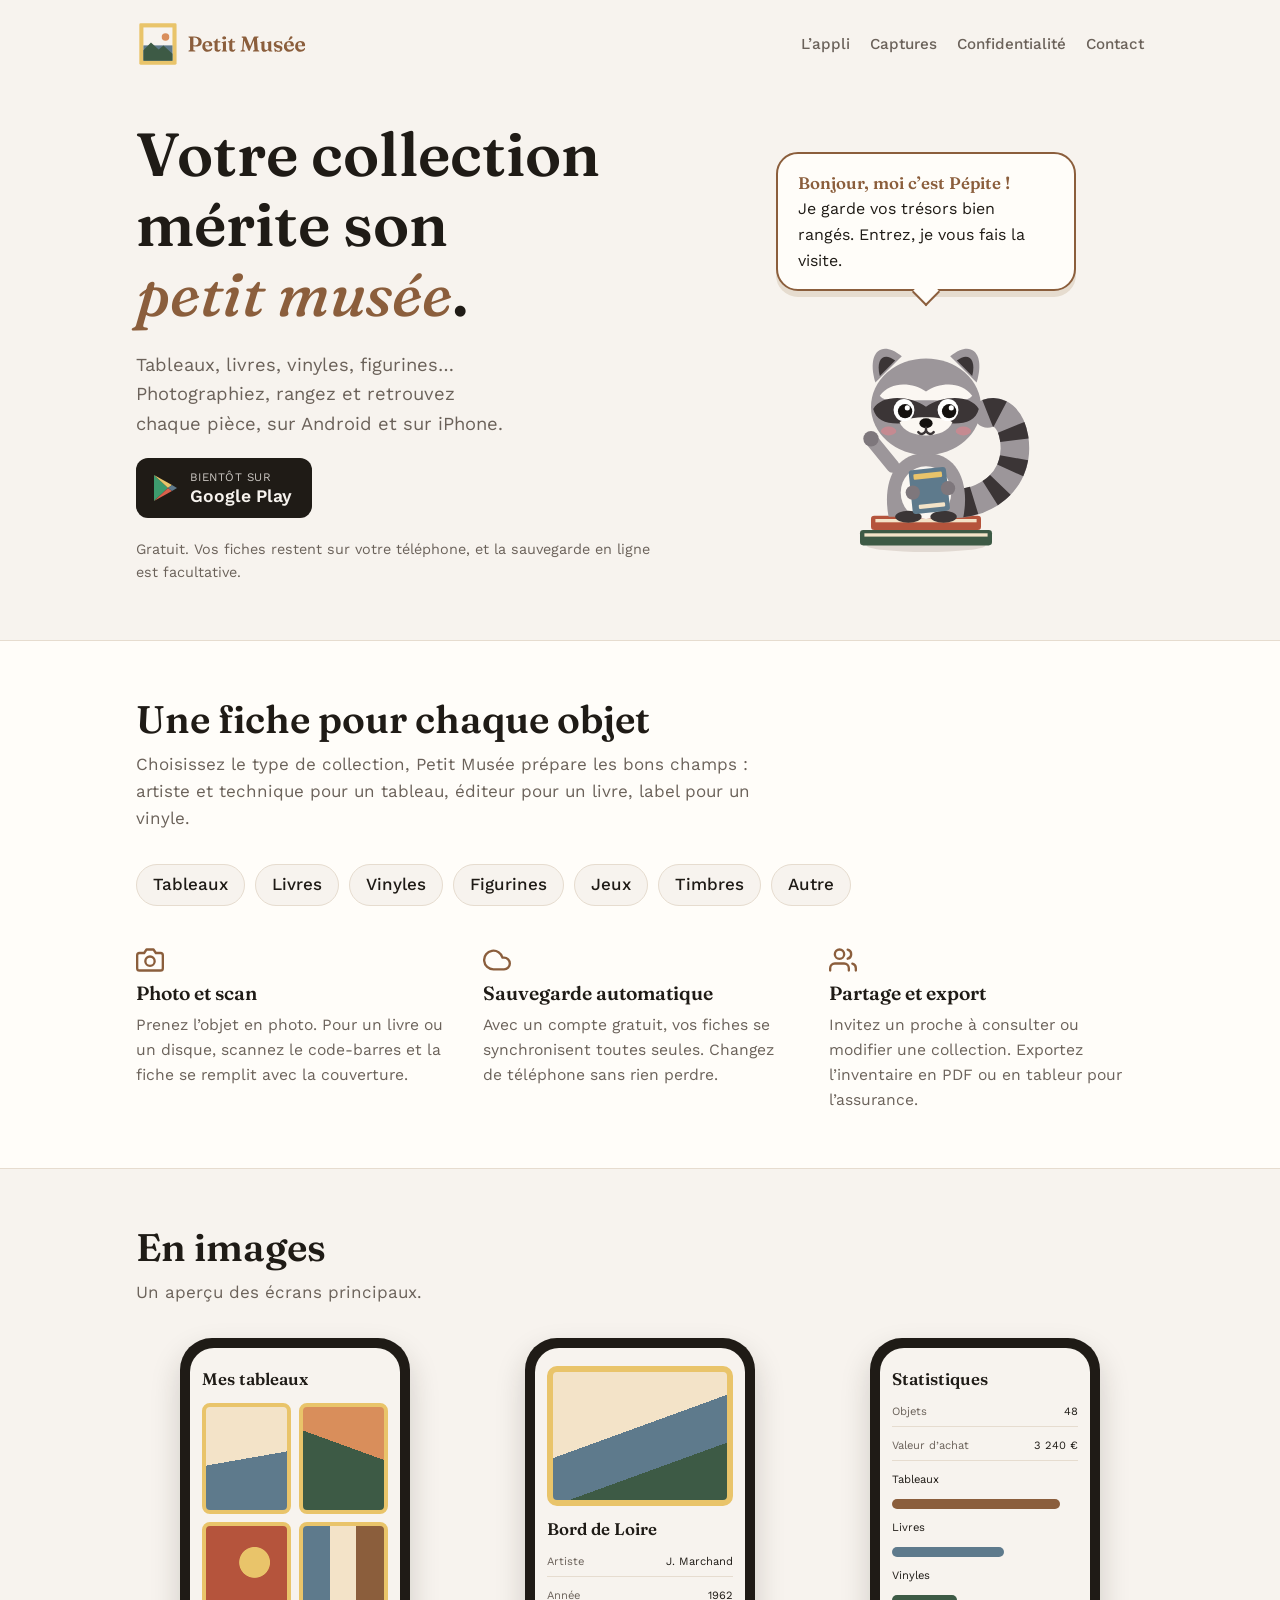
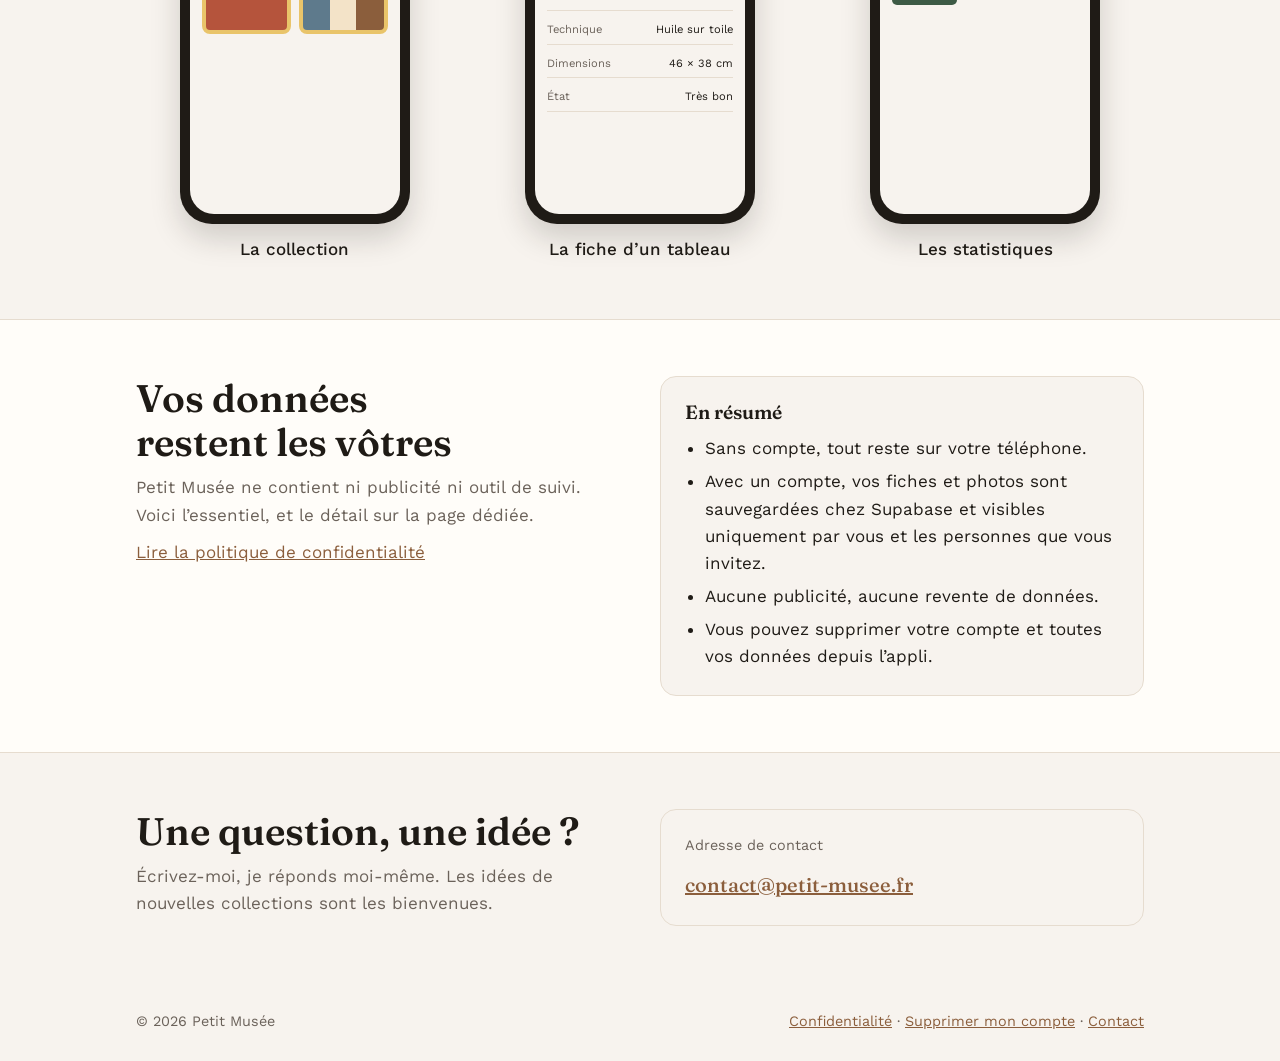
<file: index.html>
<!doctype html>
<html lang="fr">
<head>
<meta charset="utf-8">
<meta name="viewport" content="width=device-width, initial-scale=1, viewport-fit=cover">
<title>Petit Musée · l’appli pour cataloguer vos collections</title>
<meta name="description" content="Petit Musée, l’appli pour cataloguer vos tableaux, livres, vinyles, figurines et toutes vos collections, sur Android et iPhone.">
<link rel="icon" href="favicon.ico" sizes="48x48">
<link rel="icon" type="image/png" sizes="192x192" href="images/favicon-192.png">
<link rel="apple-touch-icon" href="images/apple-touch-icon-180.png">
<meta name="theme-color" content="#8B5E3C">
<meta property="og:type" content="website">
<meta property="og:locale" content="fr_FR">
<meta property="og:url" content="https://petit-musee.fr/">
<meta property="og:title" content="Petit Musée">
<meta property="og:description" content="Votre collection mérite son petit musée. Tableaux, livres, vinyles, figurines… photographiez, rangez et retrouvez chaque pièce.">
<meta property="og:image" content="https://petit-musee.fr/images/partage-site-1200x630.png">
<meta name="twitter:card" content="summary_large_image">
<link rel="stylesheet" href="style.css">
</head>
<body>

<header>
  <div class="wrap">
    <a class="brand" href="./">
      <svg xmlns="http://www.w3.org/2000/svg" class="logo" role="img" aria-label="Petit Musée" viewBox="0 0 837 232">

<rect x="16.00" y="16.00" width="180.10" height="200.00" rx="6.53" fill="#E9C46A"/>
<rect x="35.90" y="35.90" width="140.29" height="160.52" fill="#F7F3EE"/>
<rect x="35.90" y="122.69" width="140.29" height="73.74" fill="#5E7A8C"/>
<polygon points="35.90,146.18 72.44,109.31 109.31,142.92 132.80,122.69 176.20,162.82 176.20,196.42 35.90,196.42" fill="#3D5A45"/>
<circle cx="142.59" cy="82.56" r="18.27" fill="#D98E5B"/>
<path d="M317.67 106.12Q317.67 112.88 314.21 117.82Q310.75 122.76 304.43 125.46Q298.12 128.16 289.54 128.16Q283.82 128.16 279.08 126.97Q274.35 125.77 270.82 123.59L271.54 118.96Q273.42 120.26 275.60 121.12Q277.78 121.98 280.23 122.42Q282.67 122.86 285.32 122.86Q290.11 122.86 293.85 120.88Q297.60 118.91 299.73 115.06Q301.86 111.21 301.86 105.70Q301.86 99.30 299.34 94.62Q296.82 89.94 292.24 87.34Q287.66 84.74 281.48 84.74H277.37V143.71Q277.37 144.86 277.99 145.66Q278.62 146.47 279.97 146.68L284.49 147.30Q285.79 147.56 286.36 148.18Q286.94 148.81 286.94 150.00Q286.94 151.1 286.18 151.75Q285.43 152.4 283.82 152.4H256.67Q255.06 152.4 254.28 151.75Q253.50 151.1 253.50 150.00Q253.50 148.03 255.68 147.35L258.70 146.68Q259.95 146.31 260.60 145.58Q261.25 144.86 261.25 143.71V88.28Q261.25 87.14 260.60 86.41Q259.95 85.68 258.70 85.32L255.68 84.64Q253.50 83.96 253.50 81.99Q253.50 80.84 254.28 80.22Q255.06 79.60 256.67 79.60H281.89Q293.23 79.60 301.24 83.00Q309.24 86.41 313.46 92.41Q317.67 98.42 317.67 106.12ZM368.68 121.66Q368.68 124.42 367.12 125.90Q365.56 127.38 362.54 127.38H330.10V123.43H351.36Q354.02 123.43 354.02 121.04Q354.02 114.18 351.52 110.61Q349.02 107.05 344.81 107.05Q341.59 107.05 339.09 109.03Q336.60 111.00 335.19 114.67Q333.79 118.34 333.79 123.54Q333.79 133.57 338.49 138.62Q343.20 143.66 351.05 143.66Q355.63 143.66 359.09 141.84Q362.54 140.02 364.47 136.64Q365.40 135.60 365.95 135.24Q366.50 134.87 367.07 134.87Q367.90 134.87 368.26 135.63Q368.63 136.38 368.63 137.42Q368.42 141.79 365.51 145.51Q362.60 149.22 357.66 151.46Q352.72 153.70 346.32 153.70Q338.78 153.70 332.96 150.60Q327.13 147.51 323.83 141.92Q320.53 136.33 320.53 128.84Q320.53 120.99 323.67 114.90Q326.82 108.82 332.70 105.39Q338.57 101.96 346.74 101.96Q353.70 101.96 358.62 104.48Q363.53 107.00 366.11 111.45Q368.68 115.89 368.68 121.66ZM377.62 108.25 375.23 107.52Q373.98 107.10 373.46 106.56Q372.94 106.01 372.94 105.28Q372.94 104.24 373.65 103.70Q374.35 103.15 375.54 103.15H378.72Q379.96 103.15 380.80 102.68Q381.63 102.22 382.51 101.02L388.18 93.06Q389.27 91.71 390.26 91.09Q391.25 90.46 392.24 90.46Q393.33 90.46 393.95 91.14Q394.58 91.82 394.58 93.12V137.58Q394.58 141.22 396.01 143.14Q397.44 145.06 399.98 145.06Q401.91 145.06 402.97 144.31Q404.04 143.56 404.66 142.57Q405.29 141.58 405.89 140.82Q406.48 140.07 407.42 140.02Q408.20 140.02 408.64 140.54Q409.08 141.06 409.08 142.26Q409.03 145.22 407.13 147.77Q405.24 150.32 401.86 151.90Q398.48 153.49 394.16 153.49Q387.50 153.49 383.73 150.13Q379.96 146.78 379.96 140.02V111.32Q379.96 109.96 379.42 109.31Q378.87 108.66 377.62 108.25ZM388.80 108.30V103.15H406.02Q407.21 103.15 407.91 103.65Q408.62 104.14 408.62 105.08Q408.62 106.43 407.26 107.36Q405.91 108.30 402.90 108.30ZM434.82 105.49V144.08Q434.82 145.69 435.27 146.44Q435.71 147.20 436.64 147.51L438.62 148.03Q439.61 148.34 440.08 148.89Q440.54 149.43 440.54 150.26Q440.54 151.25 439.87 151.82Q439.19 152.4 437.68 152.4H417.20Q415.74 152.4 415.06 151.82Q414.39 151.25 414.39 150.26Q414.39 149.48 414.86 148.94Q415.32 148.39 416.31 148.03L418.34 147.51Q419.28 147.14 419.72 146.42Q420.16 145.69 420.16 144.08V114.28Q420.16 112.93 419.77 112.36Q419.38 111.78 418.50 111.63L415.74 111.42Q414.80 111.21 414.39 110.74Q413.97 110.28 413.97 109.55Q413.97 108.66 414.47 108.14Q414.96 107.62 416.36 107.10L426.04 103.57Q428.06 102.84 429.29 102.53Q430.51 102.22 431.34 102.22Q433.11 102.22 433.97 103.13Q434.82 104.04 434.82 105.49ZM426.35 94.26Q422.19 94.26 419.67 92.10Q417.14 89.94 417.14 86.46Q417.14 82.98 419.67 80.87Q422.19 78.76 426.35 78.76Q430.56 78.76 433.08 80.87Q435.60 82.98 435.60 86.46Q435.60 89.94 433.08 92.10Q430.56 94.26 426.35 94.26ZM448.55 108.25 446.16 107.52Q444.91 107.10 444.39 106.56Q443.87 106.01 443.87 105.28Q443.87 104.24 444.57 103.70Q445.28 103.15 446.47 103.15H449.64Q450.89 103.15 451.72 102.68Q452.56 102.22 453.44 101.02L459.11 93.06Q460.20 91.71 461.19 91.09Q462.18 90.46 463.16 90.46Q464.26 90.46 464.88 91.14Q465.50 91.82 465.50 93.12V137.58Q465.50 141.22 466.93 143.14Q468.36 145.06 470.91 145.06Q472.84 145.06 473.90 144.31Q474.97 143.56 475.59 142.57Q476.22 141.58 476.81 140.82Q477.41 140.07 478.35 140.02Q479.13 140.02 479.57 140.54Q480.01 141.06 480.01 142.26Q479.96 145.22 478.06 147.77Q476.16 150.32 472.78 151.90Q469.40 153.49 465.09 153.49Q458.43 153.49 454.66 150.13Q450.89 146.78 450.89 140.02V111.32Q450.89 109.96 450.35 109.31Q449.80 108.66 448.55 108.25ZM459.73 108.30V103.15H476.94Q478.14 103.15 478.84 103.65Q479.54 104.14 479.54 105.08Q479.54 106.43 478.19 107.36Q476.84 108.30 473.82 108.30ZM553.80 132.64 548.50 134.35 568.05 84.33Q569.04 81.68 570.41 80.64Q571.79 79.60 574.18 79.60H589.21Q590.82 79.60 591.63 80.22Q592.44 80.84 592.44 81.99Q592.44 82.98 591.89 83.63Q591.34 84.28 590.20 84.64L587.55 85.37Q585.78 85.84 585.16 86.77Q584.53 87.71 584.64 89.79L588.59 142.98Q588.69 144.75 589.34 145.48Q589.99 146.21 591.55 146.68L594.15 147.35Q595.24 147.72 595.74 148.34Q596.23 148.96 596.23 149.90Q596.23 150.94 595.45 151.67Q594.67 152.4 593.06 152.4H568.00Q566.38 152.4 565.58 151.75Q564.77 151.1 564.77 150.00Q564.77 149.07 565.27 148.42Q565.76 147.77 567.01 147.35L569.66 146.68Q571.48 146.16 572.13 145.38Q572.78 144.6 572.68 142.98L568.36 88.33L573.20 88.02L550.99 145.27Q550.06 147.77 549.07 148.52Q548.08 149.28 546.73 149.28Q545.74 149.28 544.91 148.99Q544.08 148.70 543.37 147.82Q542.67 146.94 541.89 145.06L519.38 89.53L524.00 87.86L519.48 141.42Q519.32 143.66 520.44 144.80Q521.56 145.95 523.54 146.78L526.08 147.66Q526.92 148.03 527.38 148.52Q527.85 149.02 527.85 149.90Q527.85 151.04 527.07 151.72Q526.29 152.4 524.68 152.4H508.14Q506.53 152.4 505.75 151.75Q504.97 151.1 504.97 150.00Q504.97 148.91 505.65 148.31Q506.32 147.72 507.42 147.30L509.50 146.57Q511.26 146.00 512.33 144.80Q513.40 143.61 513.55 141.37L517.87 90.72Q518.08 88.28 517.37 87.06Q516.67 85.84 514.90 85.37L512.36 84.69Q511.16 84.33 510.59 83.70Q510.02 83.08 510.02 82.04Q510.02 79.60 513.29 79.60H528.11Q530.35 79.60 531.73 80.51Q533.10 81.42 534.14 84.12ZM639.50 144.91V142.36L639.03 142.15V114.28Q639.03 112.98 638.64 112.38Q638.25 111.78 637.36 111.63L634.61 111.42Q633.67 111.21 633.26 110.74Q632.84 110.28 632.84 109.55Q632.84 108.72 633.33 108.17Q633.83 107.62 635.23 107.16L644.90 103.62Q646.88 102.89 648.10 102.55Q649.32 102.22 650.36 102.22Q651.98 102.22 652.83 103.13Q653.69 104.04 653.69 105.54V144.08Q653.69 145.69 654.13 146.44Q654.58 147.20 655.51 147.51L657.49 148.03Q658.48 148.34 658.94 148.89Q659.41 149.43 659.41 150.26Q659.41 151.25 658.74 151.82Q658.06 152.4 656.55 152.4H646.10Q643.29 152.4 641.39 150.29Q639.50 148.18 639.50 144.91ZM606.27 137.94V114.28Q606.27 112.98 605.85 112.38Q605.44 111.78 604.55 111.63L601.80 111.42Q600.86 111.21 600.44 110.74Q600.03 110.28 600.03 109.55Q600.03 108.72 600.55 108.17Q601.07 107.62 602.42 107.16L612.14 103.62Q614.17 102.84 615.37 102.53Q616.56 102.22 617.45 102.22Q619.16 102.22 620.02 103.13Q620.88 104.04 620.88 105.54V135.81Q620.88 140.38 623.06 142.65Q625.25 144.91 628.99 144.91Q631.28 144.91 633.88 143.79Q636.48 142.67 639.24 140.33L641.32 138.51L643.71 140.96L641.68 142.78Q635.13 148.81 630.24 151.25Q625.35 153.70 621.04 153.70Q614.38 153.70 610.32 149.41Q606.27 145.12 606.27 137.94ZM688.27 148.96Q691.86 148.96 693.81 147.17Q695.76 145.38 695.76 142.67Q695.76 140.96 695.01 139.55Q694.25 138.15 692.09 137.00Q689.94 135.86 685.83 134.87Q677.82 133.26 673.43 130.76Q669.03 128.27 667.34 124.97Q665.65 121.66 665.65 117.71Q665.65 110.48 670.77 106.22Q675.90 101.96 685.57 101.96Q689.05 101.96 691.26 102.53Q693.47 103.10 694.88 103.70Q696.28 104.30 697.37 104.30Q698.52 104.30 699.11 103.70Q699.71 103.10 700.31 102.53Q700.91 101.96 702.00 101.96Q702.78 101.96 703.40 102.45Q704.03 102.94 704.44 104.35L707.88 114.80Q708.50 116.62 708.27 117.76Q708.03 118.91 706.84 119.38Q705.64 119.84 704.78 119.40Q703.92 118.96 703.09 117.76Q700.80 113.66 698.13 111.24Q695.45 108.82 692.51 107.75Q689.57 106.69 686.40 106.69Q681.98 106.69 679.74 108.48Q677.51 110.28 677.51 113.34Q677.51 115.16 678.44 116.62Q679.38 118.08 681.95 119.30Q684.53 120.52 689.31 121.66Q696.12 123.12 700.08 125.43Q704.03 127.75 705.77 131.00Q707.51 134.25 707.51 138.62Q707.51 143.09 705.20 146.49Q702.88 149.90 698.75 151.80Q694.62 153.70 689.21 153.70Q685.78 153.70 683.72 153.02Q681.67 152.34 680.34 151.69Q679.02 151.04 677.77 151.04Q676.62 151.04 675.87 151.69Q675.12 152.34 674.44 153.02Q673.76 153.70 672.78 153.70Q672.00 153.70 671.45 153.12Q670.90 152.55 670.64 151.20L668.62 141.27Q668.25 139.19 668.49 138.17Q668.72 137.16 669.81 136.74Q670.96 136.28 671.84 136.82Q672.72 137.37 673.61 138.82Q676.83 144.28 680.60 146.62Q684.37 148.96 688.27 148.96ZM763.10 121.66Q763.10 124.42 761.54 125.90Q759.98 127.38 756.96 127.38H724.52V123.43H745.78Q748.44 123.43 748.44 121.04Q748.44 114.18 745.94 110.61Q743.44 107.05 739.23 107.05Q736.01 107.05 733.51 109.03Q731.02 111.00 729.61 114.67Q728.21 118.34 728.21 123.54Q728.21 133.57 732.91 138.62Q737.62 143.66 745.47 143.66Q750.05 143.66 753.51 141.84Q756.96 140.02 758.89 136.64Q759.82 135.60 760.37 135.24Q760.92 134.87 761.49 134.87Q762.32 134.87 762.68 135.63Q763.05 136.38 763.05 137.42Q762.84 141.79 759.93 145.51Q757.02 149.22 752.08 151.46Q747.14 153.70 740.74 153.70Q733.20 153.70 727.38 150.60Q721.55 147.51 718.25 141.92Q714.95 136.33 714.95 128.84Q714.95 120.99 718.09 114.90Q721.24 108.82 727.12 105.39Q732.99 101.96 741.16 101.96Q748.12 101.96 753.04 104.48Q757.95 107.00 760.53 111.45Q763.10 115.89 763.10 121.66ZM742.72 84.95Q744.28 81.57 746.20 79.67Q748.12 77.78 751.09 78.14Q753.69 78.45 754.99 80.30Q756.29 82.14 756.03 84.22Q755.72 86.51 754.18 88.18Q752.65 89.84 749.89 91.40L740.69 97.85Q739.91 98.21 739.10 98.21Q738.30 98.21 737.72 97.74Q737.15 97.17 737.28 96.47Q737.41 95.77 737.83 95.09ZM817.28 121.66Q817.28 124.42 815.72 125.90Q814.16 127.38 811.15 127.38H778.70V123.43H799.97Q802.62 123.43 802.62 121.04Q802.62 114.18 800.12 110.61Q797.63 107.05 793.42 107.05Q790.19 107.05 787.70 109.03Q785.20 111.00 783.80 114.67Q782.39 118.34 782.39 123.54Q782.39 133.57 787.10 138.62Q791.80 143.66 799.66 143.66Q804.23 143.66 807.69 141.84Q811.15 140.02 813.07 136.64Q814.01 135.60 814.55 135.24Q815.10 134.87 815.67 134.87Q816.50 134.87 816.87 135.63Q817.23 136.38 817.23 137.42Q817.02 141.79 814.11 145.51Q811.20 149.22 806.26 151.46Q801.32 153.70 794.92 153.70Q787.38 153.70 781.56 150.60Q775.74 147.51 772.43 141.92Q769.13 136.33 769.13 128.84Q769.13 120.99 772.28 114.90Q775.42 108.82 781.30 105.39Q787.18 101.96 795.34 101.96Q802.31 101.96 807.22 104.48Q812.14 107.00 814.71 111.45Q817.28 115.89 817.28 121.66Z" fill="currentColor"/>
</svg>
    </a>
    <nav aria-label="Sections">
      <a href="#appli">L’appli</a>
      <a href="#captures">Captures</a>
      <a href="confidentialite.html">Confidentialité</a>
      <a href="#contact">Contact</a>
    </nav>
  </div>
</header>

<div class="hero">
  <div class="wrap">
    <div class="hero-text">
      <h1>Votre collection mérite son <em>petit musée</em>.</h1>
      <p class="lead">Tableaux, livres, vinyles, figurines… Photographiez, rangez et retrouvez chaque pièce, sur Android et sur iPhone.</p>
      <span class="store" aria-label="Bientôt sur Google Play">
        <svg width="26" height="28" viewBox="0 0 26 28" aria-hidden="true"><path d="M2 1 L16 14 L2 27 Z" fill="#3D9B6E"/><path d="M2 1 L20 11 L16 14 Z" fill="#E9C46A"/><path d="M2 27 L20 17 L16 14 Z" fill="#D9604C"/><path d="M20 11 L25 14 L20 17 L16 14 Z" fill="#5E7A8C"/></svg>
        <span><small>BIENTÔT SUR</small><strong>Google Play</strong></span>
      </span>
      <p class="small">Gratuit. Vos fiches restent sur votre téléphone, et la sauvegarde en ligne est facultative.</p>
    </div>
    <div class="stage">
      <div class="bubble"><b>Bonjour, moi c’est Pépite !</b>Je garde vos trésors bien rangés. Entrez, je vous fais la visite.</div>
      <svg class="pepite" role="img" aria-label="Pépite, le raton laveur, tient un livre bleu" viewBox="0 0 200 230">
        <ellipse cx="100" cy="224" rx="54" ry="6" fill="#5A3E26" opacity="0.14"/>
        <rect x="40" y="210" width="120" height="14" rx="3" fill="#3D5A45"/>
        <rect x="44" y="213" width="112" height="3" fill="#F3E3C8"/>
        <rect x="50" y="197" width="100" height="13" rx="3" fill="#B5543C"/>
        <rect x="54" y="200" width="92" height="3" fill="#F3E3C8"/>
        <g class="pm-bob">
          <path d="M112 186 C158 190 186 162 180 126 C177 108 166 100 156 104" stroke="#9C969A" stroke-width="26" stroke-linecap="round" fill="none"/>
          <path d="M112 186 C158 190 186 162 180 126 C177 108 166 100 156 104" stroke="#3B3536" stroke-width="26" stroke-dasharray="12 16" stroke-dashoffset="-20" fill="none"/>
          <path d="M66 198 C60 166 72 140 100 140 C128 140 140 166 134 198 Z" fill="#9C969A"/>
          <ellipse cx="100" cy="176" rx="23" ry="24" fill="#FBF7F2"/>
          <ellipse cx="84" cy="198" rx="12" ry="5.5" fill="#3B3536"/>
          <ellipse cx="116" cy="198" rx="12" ry="5.5" fill="#3B3536"/>
          <rect x="86" y="154" width="34" height="40" rx="3" fill="#5E7A8C" transform="rotate(-6 103 174)"/>
          <rect x="90" y="158" width="26" height="5" rx="1" fill="#E9C46A" transform="rotate(-6 103 174)"/>
          <rect x="92" y="186" width="24" height="4" rx="1" fill="#F3E3C8" transform="rotate(-6 103 174)"/>
          <circle cx="88" cy="176" r="6.5" fill="#7E777C"/>
          <circle cx="120" cy="172" r="6.5" fill="#7E777C"/>
          <path d="M70 152 L52 130" stroke="#9C969A" stroke-width="12" stroke-linecap="round" fill="none"/>
          <circle cx="50" cy="127" r="7" fill="#7E777C"/>
          <path d="M54 76 C46 50 58 36 78 52 Z" fill="#9C969A"/>
          <path d="M58 70 C54 54 62 48 72 56 Z" fill="#3B3536"/>
          <path d="M146 76 C154 50 142 36 122 52 Z" fill="#9C969A"/>
          <path d="M142 70 C146 54 138 48 128 56 Z" fill="#3B3536"/>
          <ellipse cx="100" cy="98" rx="50" ry="44" fill="#9C969A"/>
          <path d="M58 88 C68 74 88 76 100 84 C112 76 132 74 142 88 C138 94 124 92 100 92 C76 92 62 94 58 88 Z" fill="#FBF7F2"/>
          <path d="M52 100 C60 86 86 88 100 98 C114 88 140 86 148 100 C144 116 122 116 100 108 C78 116 56 116 52 100 Z" fill="#3B3536"/>
          <path d="M76 112 C82 128 118 128 124 112 C116 106 84 106 76 112 Z" fill="#FBF7F2"/>
          <ellipse cx="80" cy="101" rx="9.5" ry="10" fill="#FFFFFF"/>
          <ellipse cx="120" cy="101" rx="9.5" ry="10" fill="#FFFFFF"/>
          <g class="pm-blink">
            <circle cx="81" cy="102" r="6.5" fill="#14110F"/>
            <circle cx="121" cy="102" r="6.5" fill="#14110F"/>
            <circle cx="83" cy="99" r="2.3" fill="#FFFFFF"/>
            <circle cx="123" cy="99" r="2.3" fill="#FFFFFF"/>
          </g>
          <ellipse cx="66" cy="120" rx="7" ry="4" fill="#E8828A" opacity="0.55"/>
          <ellipse cx="134" cy="120" rx="7" ry="4" fill="#E8828A" opacity="0.55"/>
          <ellipse cx="100" cy="113" rx="6" ry="4.5" fill="#14110F"/>
          <path d="M100 117 v3" stroke="#3B3536" stroke-width="2.2" stroke-linecap="round"/>
          <path d="M93 121 Q96.5 125 100 120 Q103.5 125 107 121" stroke="#3B3536" stroke-width="2.2" fill="none" stroke-linecap="round"/>
        </g>
      </svg>
    </div>
  </div>
</div>

<section class="band" id="appli">
  <div class="wrap">
    <div class="sec-head">
      <h2>Une fiche pour chaque objet</h2>
      <p>Choisissez le type de collection, Petit Musée prépare les bons champs : artiste et technique pour un tableau, éditeur pour un livre, label pour un vinyle.</p>
    </div>
    <div class="types" aria-label="Types de collection">
      <span>Tableaux</span><span>Livres</span><span>Vinyles</span><span>Figurines</span><span>Jeux</span><span>Timbres</span><span>Autre</span>
    </div>
    <div class="features">
      <div class="feature">
        <svg width="28" height="28" viewBox="0 0 24 24" fill="none" stroke="currentColor" stroke-width="2" stroke-linecap="round" stroke-linejoin="round" aria-hidden="true"><path d="M23 19a2 2 0 0 1-2 2H3a2 2 0 0 1-2-2V8a2 2 0 0 1 2-2h4l2-3h6l2 3h4a2 2 0 0 1 2 2z"/><circle cx="12" cy="13" r="4"/></svg>
        <h3>Photo et scan</h3>
        <p>Prenez l’objet en photo. Pour un livre ou un disque, scannez le code-barres et la fiche se remplit avec la couverture.</p>
      </div>
      <div class="feature">
        <svg width="28" height="28" viewBox="0 0 24 24" fill="none" stroke="currentColor" stroke-width="2" stroke-linecap="round" stroke-linejoin="round" aria-hidden="true"><path d="M18 10h-1.26A8 8 0 1 0 9 20h9a5 5 0 0 0 0-10z"/></svg>
        <h3>Sauvegarde automatique</h3>
        <p>Avec un compte gratuit, vos fiches se synchronisent toutes seules. Changez de téléphone sans rien perdre.</p>
      </div>
      <div class="feature">
        <svg width="28" height="28" viewBox="0 0 24 24" fill="none" stroke="currentColor" stroke-width="2" stroke-linecap="round" stroke-linejoin="round" aria-hidden="true"><path d="M17 21v-2a4 4 0 0 0-4-4H5a4 4 0 0 0-4 4v2"/><circle cx="9" cy="7" r="4"/><path d="M23 21v-2a4 4 0 0 0-3-3.87"/><path d="M16 3.13a4 4 0 0 1 0 7.75"/></svg>
        <h3>Partage et export</h3>
        <p>Invitez un proche à consulter ou modifier une collection. Exportez l’inventaire en PDF ou en tableur pour l’assurance.</p>
      </div>
    </div>
  </div>
</section>

<section id="captures">
  <div class="wrap">
    <div class="sec-head">
      <h2>En images</h2>
      <p>Un aperçu des écrans principaux.</p>
    </div>
    <div class="shots">
      <div class="shot">
        <div class="phone" aria-hidden="true"><div class="screen">
          <div class="t">Mes tableaux</div>
          <div class="grid2">
            <div class="tile" style="background:linear-gradient(170deg,#F3E3C8 0 50%,#5E7A8C 50%)"></div>
            <div class="tile" style="background:linear-gradient(200deg,#D98E5B 0 40%,#3D5A45 40%)"></div>
            <div class="tile" style="background:radial-gradient(circle at 60% 35%,#E9C46A 0 18%,#B5543C 19%)"></div>
            <div class="tile" style="background:linear-gradient(90deg,#5E7A8C 0 33%,#F3E3C8 33% 66%,#8B5E3C 66%)"></div>
          </div>
        </div></div>
        <p class="shot-cap">La collection</p>
      </div>
      <div class="shot">
        <div class="phone" aria-hidden="true"><div class="screen">
          <div class="big"></div>
          <div class="t">Bord de Loire</div>
          <div class="row"><span>Artiste</span><span>J. Marchand</span></div>
          <div class="row"><span>Année</span><span>1962</span></div>
          <div class="row"><span>Technique</span><span>Huile sur toile</span></div>
          <div class="row"><span>Dimensions</span><span>46 × 38 cm</span></div>
          <div class="row"><span>État</span><span>Très bon</span></div>
        </div></div>
        <p class="shot-cap">La fiche d’un tableau</p>
      </div>
      <div class="shot">
        <div class="phone" aria-hidden="true"><div class="screen">
          <div class="t">Statistiques</div>
          <div class="row"><span>Objets</span><span>48</span></div>
          <div class="row"><span>Valeur d’achat</span><span>3 240 €</span></div>
          <div>Tableaux</div><div class="bar" style="width:90%"></div>
          <div>Livres</div><div class="bar" style="width:60%;background:#5E7A8C"></div>
          <div>Vinyles</div><div class="bar" style="width:35%;background:#3D5A45"></div>
        </div></div>
        <p class="shot-cap">Les statistiques</p>
      </div>
    </div>
  </div>
</section>

<section class="band" id="confidentialite">
  <div class="wrap two">
    <div class="sec-head" style="margin:0">
      <h2>Vos données restent les vôtres</h2>
      <p>Petit Musée ne contient ni publicité ni outil de suivi. Voici l’essentiel, et le détail sur la page dédiée.</p>
      <p><a href="confidentialite.html">Lire la politique de confidentialité</a></p>
    </div>
    <div class="card">
      <h3>En résumé</h3>
      <ul>
        <li>Sans compte, tout reste sur votre téléphone.</li>
        <li>Avec un compte, vos fiches et photos sont sauvegardées chez Supabase et visibles uniquement par vous et les personnes que vous invitez.</li>
        <li>Aucune publicité, aucune revente de données.</li>
        <li>Vous pouvez supprimer votre compte et toutes vos données depuis l’appli.</li>
      </ul>
    </div>
  </div>
</section>

<section id="contact">
  <div class="wrap two">
    <div class="sec-head" style="margin:0">
      <h2>Une question, une idée ?</h2>
      <p>Écrivez-moi, je réponds moi-même. Les idées de nouvelles collections sont les bienvenues.</p>
    </div>
    <div class="card">
      <span class="small">Adresse de contact</span>
      <a class="mail" href="mailto:contact@petit-musee.fr">contact@petit-musee.fr</a>
    </div>
  </div>
</section>

<footer>
  <div class="wrap">
    <span>© 2026 Petit Musée</span>
    <span><a href="confidentialite.html">Confidentialité</a> · <a href="suppression-compte.html">Supprimer mon compte</a> · <a href="#contact">Contact</a></span>
  </div>
</footer>
</body>
</html>
</file>
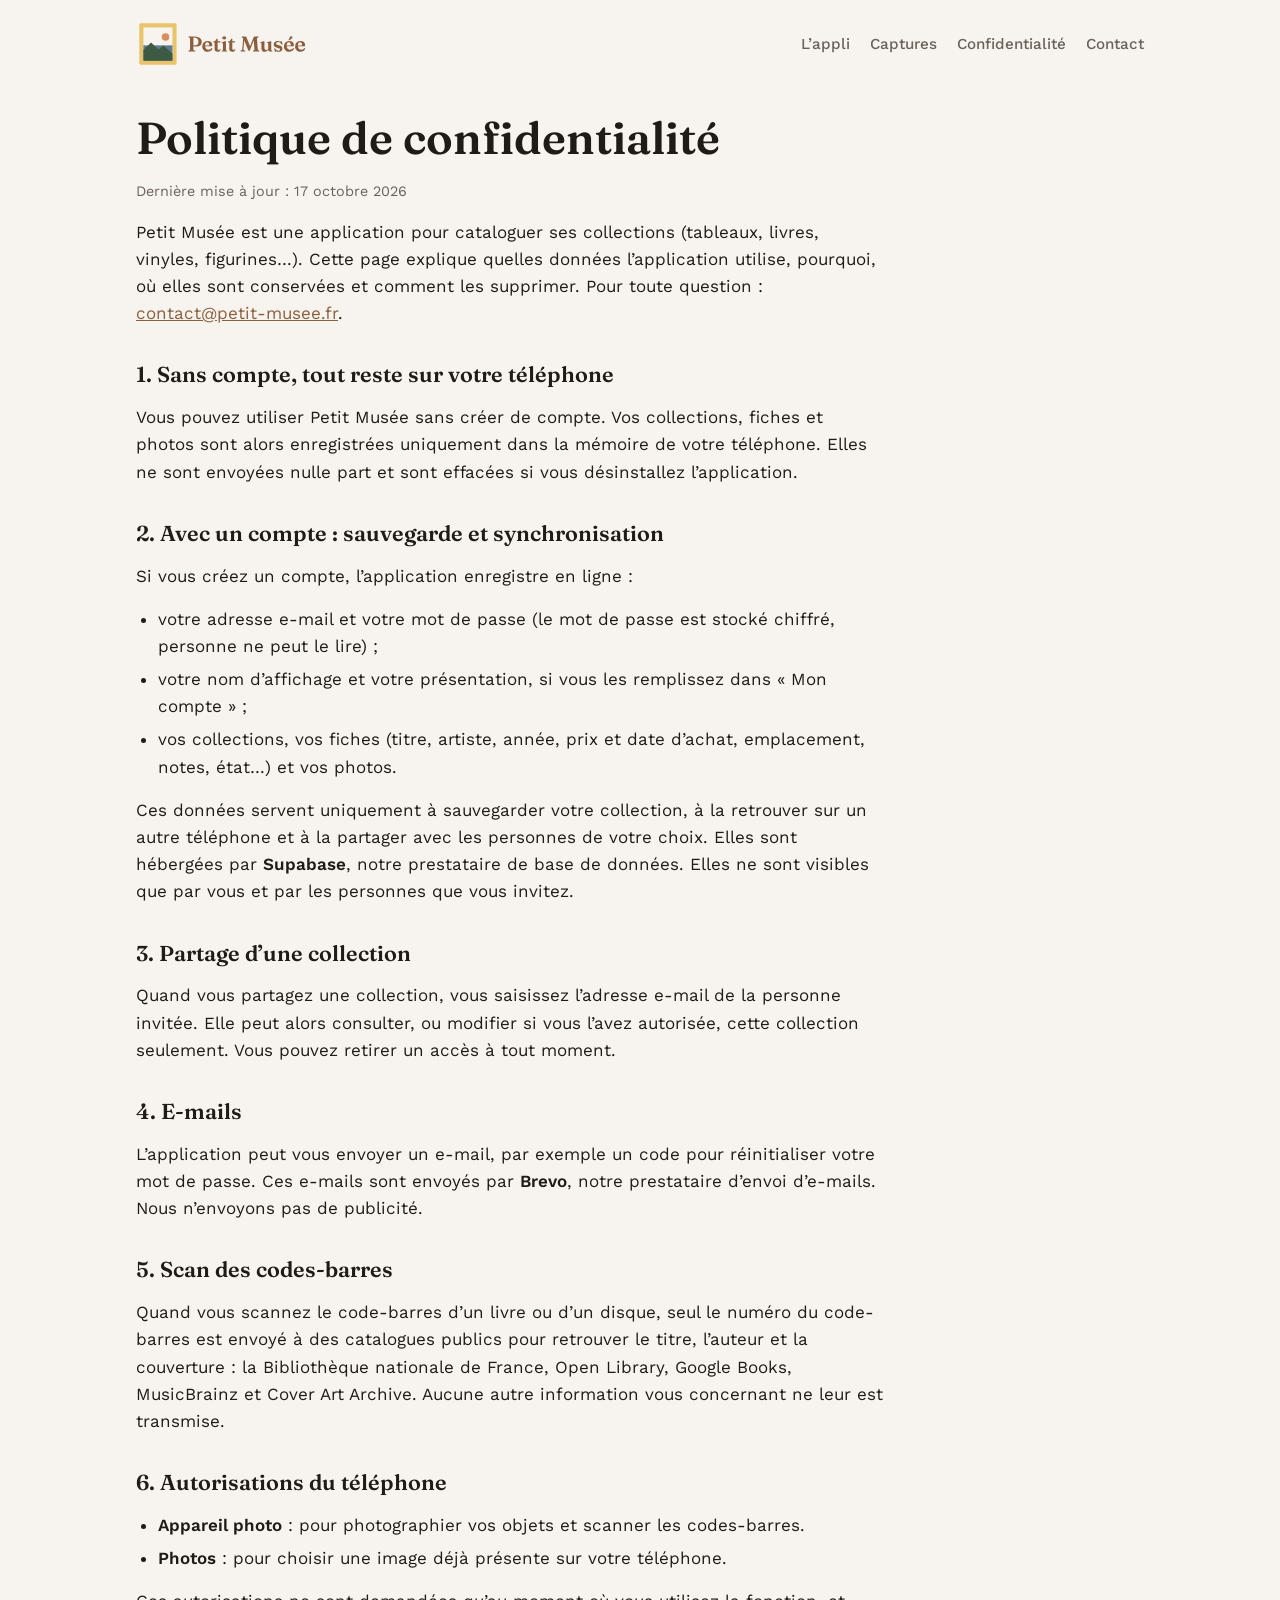
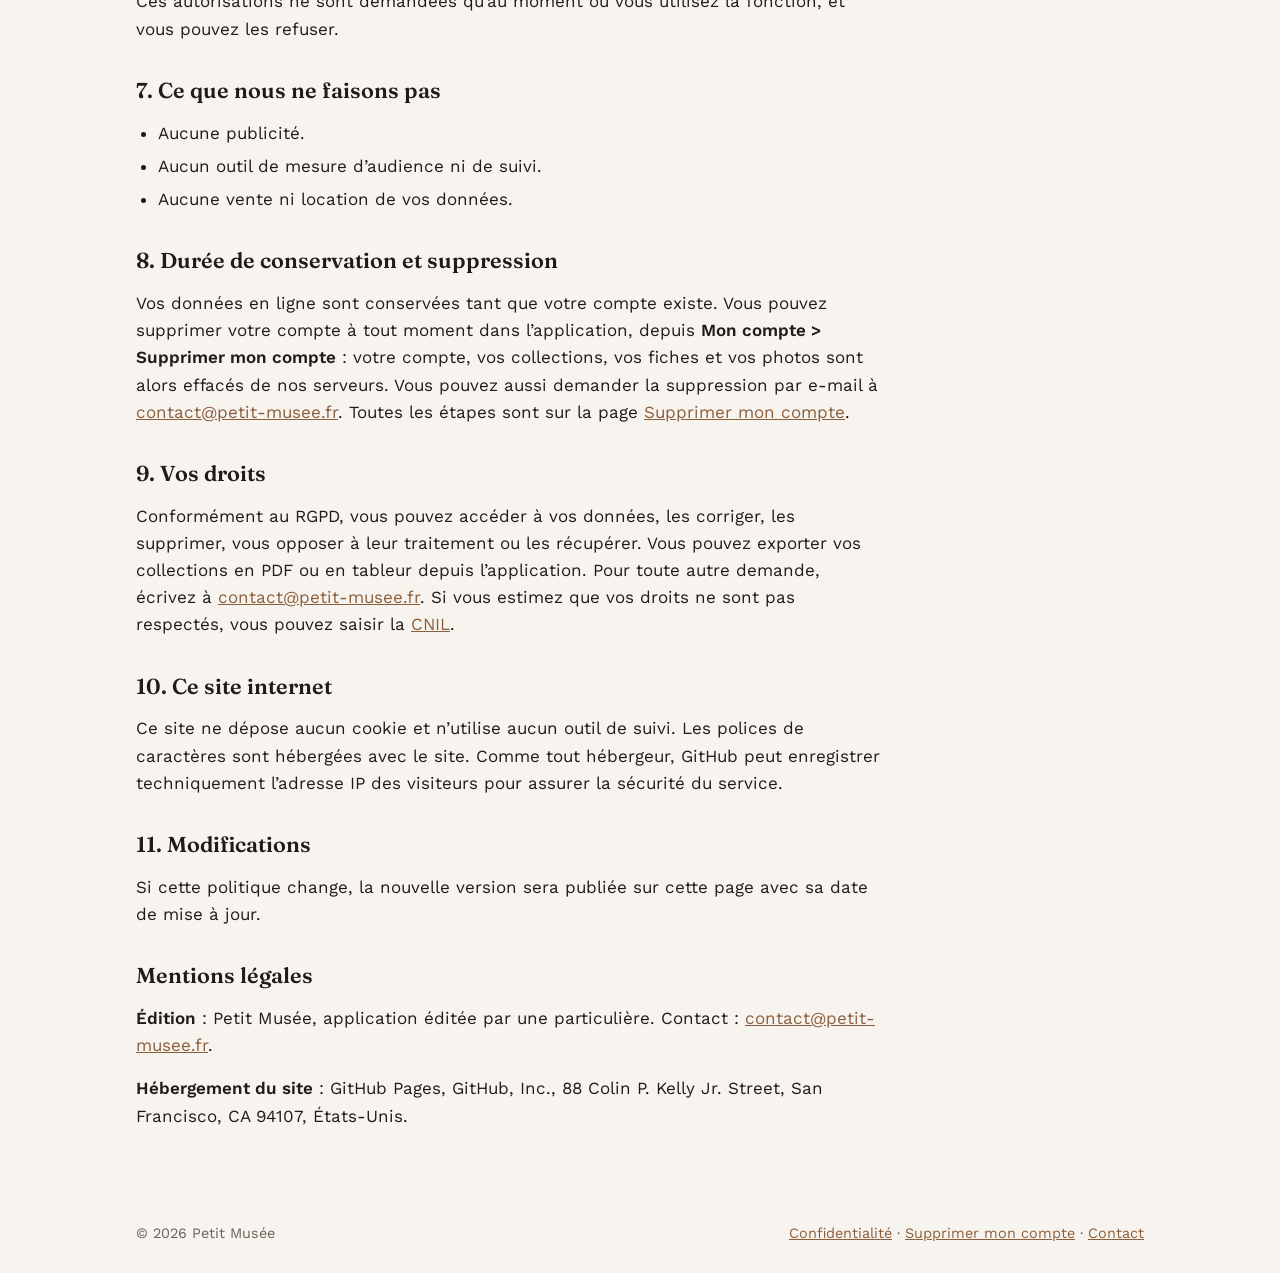
<file: confidentialite.html>
<!doctype html>
<html lang="fr">
<head>
<meta charset="utf-8">
<meta name="viewport" content="width=device-width, initial-scale=1, viewport-fit=cover">
<title>Confidentialité · Petit Musée</title>
<meta name="description" content="Politique de confidentialité et mentions légales de l’application Petit Musée.">
<link rel="icon" href="favicon.ico" sizes="48x48">
<link rel="icon" type="image/png" sizes="192x192" href="images/favicon-192.png">
<link rel="apple-touch-icon" href="images/apple-touch-icon-180.png">
<meta name="theme-color" content="#8B5E3C">
<meta property="og:type" content="website">
<meta property="og:locale" content="fr_FR">
<meta property="og:url" content="https://petit-musee.fr/confidentialite.html">
<meta property="og:title" content="Petit Musée">
<meta property="og:description" content="Votre collection mérite son petit musée. Tableaux, livres, vinyles, figurines… photographiez, rangez et retrouvez chaque pièce.">
<meta property="og:image" content="https://petit-musee.fr/images/partage-site-1200x630.png">
<meta name="twitter:card" content="summary_large_image">
<link rel="stylesheet" href="style.css">
</head>
<body>

<header>
  <div class="wrap">
    <a class="brand" href="./">
      <svg xmlns="http://www.w3.org/2000/svg" class="logo" role="img" aria-label="Petit Musée" viewBox="0 0 837 232">

<rect x="16.00" y="16.00" width="180.10" height="200.00" rx="6.53" fill="#E9C46A"/>
<rect x="35.90" y="35.90" width="140.29" height="160.52" fill="#F7F3EE"/>
<rect x="35.90" y="122.69" width="140.29" height="73.74" fill="#5E7A8C"/>
<polygon points="35.90,146.18 72.44,109.31 109.31,142.92 132.80,122.69 176.20,162.82 176.20,196.42 35.90,196.42" fill="#3D5A45"/>
<circle cx="142.59" cy="82.56" r="18.27" fill="#D98E5B"/>
<path d="M317.67 106.12Q317.67 112.88 314.21 117.82Q310.75 122.76 304.43 125.46Q298.12 128.16 289.54 128.16Q283.82 128.16 279.08 126.97Q274.35 125.77 270.82 123.59L271.54 118.96Q273.42 120.26 275.60 121.12Q277.78 121.98 280.23 122.42Q282.67 122.86 285.32 122.86Q290.11 122.86 293.85 120.88Q297.60 118.91 299.73 115.06Q301.86 111.21 301.86 105.70Q301.86 99.30 299.34 94.62Q296.82 89.94 292.24 87.34Q287.66 84.74 281.48 84.74H277.37V143.71Q277.37 144.86 277.99 145.66Q278.62 146.47 279.97 146.68L284.49 147.30Q285.79 147.56 286.36 148.18Q286.94 148.81 286.94 150.00Q286.94 151.1 286.18 151.75Q285.43 152.4 283.82 152.4H256.67Q255.06 152.4 254.28 151.75Q253.50 151.1 253.50 150.00Q253.50 148.03 255.68 147.35L258.70 146.68Q259.95 146.31 260.60 145.58Q261.25 144.86 261.25 143.71V88.28Q261.25 87.14 260.60 86.41Q259.95 85.68 258.70 85.32L255.68 84.64Q253.50 83.96 253.50 81.99Q253.50 80.84 254.28 80.22Q255.06 79.60 256.67 79.60H281.89Q293.23 79.60 301.24 83.00Q309.24 86.41 313.46 92.41Q317.67 98.42 317.67 106.12ZM368.68 121.66Q368.68 124.42 367.12 125.90Q365.56 127.38 362.54 127.38H330.10V123.43H351.36Q354.02 123.43 354.02 121.04Q354.02 114.18 351.52 110.61Q349.02 107.05 344.81 107.05Q341.59 107.05 339.09 109.03Q336.60 111.00 335.19 114.67Q333.79 118.34 333.79 123.54Q333.79 133.57 338.49 138.62Q343.20 143.66 351.05 143.66Q355.63 143.66 359.09 141.84Q362.54 140.02 364.47 136.64Q365.40 135.60 365.95 135.24Q366.50 134.87 367.07 134.87Q367.90 134.87 368.26 135.63Q368.63 136.38 368.63 137.42Q368.42 141.79 365.51 145.51Q362.60 149.22 357.66 151.46Q352.72 153.70 346.32 153.70Q338.78 153.70 332.96 150.60Q327.13 147.51 323.83 141.92Q320.53 136.33 320.53 128.84Q320.53 120.99 323.67 114.90Q326.82 108.82 332.70 105.39Q338.57 101.96 346.74 101.96Q353.70 101.96 358.62 104.48Q363.53 107.00 366.11 111.45Q368.68 115.89 368.68 121.66ZM377.62 108.25 375.23 107.52Q373.98 107.10 373.46 106.56Q372.94 106.01 372.94 105.28Q372.94 104.24 373.65 103.70Q374.35 103.15 375.54 103.15H378.72Q379.96 103.15 380.80 102.68Q381.63 102.22 382.51 101.02L388.18 93.06Q389.27 91.71 390.26 91.09Q391.25 90.46 392.24 90.46Q393.33 90.46 393.95 91.14Q394.58 91.82 394.58 93.12V137.58Q394.58 141.22 396.01 143.14Q397.44 145.06 399.98 145.06Q401.91 145.06 402.97 144.31Q404.04 143.56 404.66 142.57Q405.29 141.58 405.89 140.82Q406.48 140.07 407.42 140.02Q408.20 140.02 408.64 140.54Q409.08 141.06 409.08 142.26Q409.03 145.22 407.13 147.77Q405.24 150.32 401.86 151.90Q398.48 153.49 394.16 153.49Q387.50 153.49 383.73 150.13Q379.96 146.78 379.96 140.02V111.32Q379.96 109.96 379.42 109.31Q378.87 108.66 377.62 108.25ZM388.80 108.30V103.15H406.02Q407.21 103.15 407.91 103.65Q408.62 104.14 408.62 105.08Q408.62 106.43 407.26 107.36Q405.91 108.30 402.90 108.30ZM434.82 105.49V144.08Q434.82 145.69 435.27 146.44Q435.71 147.20 436.64 147.51L438.62 148.03Q439.61 148.34 440.08 148.89Q440.54 149.43 440.54 150.26Q440.54 151.25 439.87 151.82Q439.19 152.4 437.68 152.4H417.20Q415.74 152.4 415.06 151.82Q414.39 151.25 414.39 150.26Q414.39 149.48 414.86 148.94Q415.32 148.39 416.31 148.03L418.34 147.51Q419.28 147.14 419.72 146.42Q420.16 145.69 420.16 144.08V114.28Q420.16 112.93 419.77 112.36Q419.38 111.78 418.50 111.63L415.74 111.42Q414.80 111.21 414.39 110.74Q413.97 110.28 413.97 109.55Q413.97 108.66 414.47 108.14Q414.96 107.62 416.36 107.10L426.04 103.57Q428.06 102.84 429.29 102.53Q430.51 102.22 431.34 102.22Q433.11 102.22 433.97 103.13Q434.82 104.04 434.82 105.49ZM426.35 94.26Q422.19 94.26 419.67 92.10Q417.14 89.94 417.14 86.46Q417.14 82.98 419.67 80.87Q422.19 78.76 426.35 78.76Q430.56 78.76 433.08 80.87Q435.60 82.98 435.60 86.46Q435.60 89.94 433.08 92.10Q430.56 94.26 426.35 94.26ZM448.55 108.25 446.16 107.52Q444.91 107.10 444.39 106.56Q443.87 106.01 443.87 105.28Q443.87 104.24 444.57 103.70Q445.28 103.15 446.47 103.15H449.64Q450.89 103.15 451.72 102.68Q452.56 102.22 453.44 101.02L459.11 93.06Q460.20 91.71 461.19 91.09Q462.18 90.46 463.16 90.46Q464.26 90.46 464.88 91.14Q465.50 91.82 465.50 93.12V137.58Q465.50 141.22 466.93 143.14Q468.36 145.06 470.91 145.06Q472.84 145.06 473.90 144.31Q474.97 143.56 475.59 142.57Q476.22 141.58 476.81 140.82Q477.41 140.07 478.35 140.02Q479.13 140.02 479.57 140.54Q480.01 141.06 480.01 142.26Q479.96 145.22 478.06 147.77Q476.16 150.32 472.78 151.90Q469.40 153.49 465.09 153.49Q458.43 153.49 454.66 150.13Q450.89 146.78 450.89 140.02V111.32Q450.89 109.96 450.35 109.31Q449.80 108.66 448.55 108.25ZM459.73 108.30V103.15H476.94Q478.14 103.15 478.84 103.65Q479.54 104.14 479.54 105.08Q479.54 106.43 478.19 107.36Q476.84 108.30 473.82 108.30ZM553.80 132.64 548.50 134.35 568.05 84.33Q569.04 81.68 570.41 80.64Q571.79 79.60 574.18 79.60H589.21Q590.82 79.60 591.63 80.22Q592.44 80.84 592.44 81.99Q592.44 82.98 591.89 83.63Q591.34 84.28 590.20 84.64L587.55 85.37Q585.78 85.84 585.16 86.77Q584.53 87.71 584.64 89.79L588.59 142.98Q588.69 144.75 589.34 145.48Q589.99 146.21 591.55 146.68L594.15 147.35Q595.24 147.72 595.74 148.34Q596.23 148.96 596.23 149.90Q596.23 150.94 595.45 151.67Q594.67 152.4 593.06 152.4H568.00Q566.38 152.4 565.58 151.75Q564.77 151.1 564.77 150.00Q564.77 149.07 565.27 148.42Q565.76 147.77 567.01 147.35L569.66 146.68Q571.48 146.16 572.13 145.38Q572.78 144.6 572.68 142.98L568.36 88.33L573.20 88.02L550.99 145.27Q550.06 147.77 549.07 148.52Q548.08 149.28 546.73 149.28Q545.74 149.28 544.91 148.99Q544.08 148.70 543.37 147.82Q542.67 146.94 541.89 145.06L519.38 89.53L524.00 87.86L519.48 141.42Q519.32 143.66 520.44 144.80Q521.56 145.95 523.54 146.78L526.08 147.66Q526.92 148.03 527.38 148.52Q527.85 149.02 527.85 149.90Q527.85 151.04 527.07 151.72Q526.29 152.4 524.68 152.4H508.14Q506.53 152.4 505.75 151.75Q504.97 151.1 504.97 150.00Q504.97 148.91 505.65 148.31Q506.32 147.72 507.42 147.30L509.50 146.57Q511.26 146.00 512.33 144.80Q513.40 143.61 513.55 141.37L517.87 90.72Q518.08 88.28 517.37 87.06Q516.67 85.84 514.90 85.37L512.36 84.69Q511.16 84.33 510.59 83.70Q510.02 83.08 510.02 82.04Q510.02 79.60 513.29 79.60H528.11Q530.35 79.60 531.73 80.51Q533.10 81.42 534.14 84.12ZM639.50 144.91V142.36L639.03 142.15V114.28Q639.03 112.98 638.64 112.38Q638.25 111.78 637.36 111.63L634.61 111.42Q633.67 111.21 633.26 110.74Q632.84 110.28 632.84 109.55Q632.84 108.72 633.33 108.17Q633.83 107.62 635.23 107.16L644.90 103.62Q646.88 102.89 648.10 102.55Q649.32 102.22 650.36 102.22Q651.98 102.22 652.83 103.13Q653.69 104.04 653.69 105.54V144.08Q653.69 145.69 654.13 146.44Q654.58 147.20 655.51 147.51L657.49 148.03Q658.48 148.34 658.94 148.89Q659.41 149.43 659.41 150.26Q659.41 151.25 658.74 151.82Q658.06 152.4 656.55 152.4H646.10Q643.29 152.4 641.39 150.29Q639.50 148.18 639.50 144.91ZM606.27 137.94V114.28Q606.27 112.98 605.85 112.38Q605.44 111.78 604.55 111.63L601.80 111.42Q600.86 111.21 600.44 110.74Q600.03 110.28 600.03 109.55Q600.03 108.72 600.55 108.17Q601.07 107.62 602.42 107.16L612.14 103.62Q614.17 102.84 615.37 102.53Q616.56 102.22 617.45 102.22Q619.16 102.22 620.02 103.13Q620.88 104.04 620.88 105.54V135.81Q620.88 140.38 623.06 142.65Q625.25 144.91 628.99 144.91Q631.28 144.91 633.88 143.79Q636.48 142.67 639.24 140.33L641.32 138.51L643.71 140.96L641.68 142.78Q635.13 148.81 630.24 151.25Q625.35 153.70 621.04 153.70Q614.38 153.70 610.32 149.41Q606.27 145.12 606.27 137.94ZM688.27 148.96Q691.86 148.96 693.81 147.17Q695.76 145.38 695.76 142.67Q695.76 140.96 695.01 139.55Q694.25 138.15 692.09 137.00Q689.94 135.86 685.83 134.87Q677.82 133.26 673.43 130.76Q669.03 128.27 667.34 124.97Q665.65 121.66 665.65 117.71Q665.65 110.48 670.77 106.22Q675.90 101.96 685.57 101.96Q689.05 101.96 691.26 102.53Q693.47 103.10 694.88 103.70Q696.28 104.30 697.37 104.30Q698.52 104.30 699.11 103.70Q699.71 103.10 700.31 102.53Q700.91 101.96 702.00 101.96Q702.78 101.96 703.40 102.45Q704.03 102.94 704.44 104.35L707.88 114.80Q708.50 116.62 708.27 117.76Q708.03 118.91 706.84 119.38Q705.64 119.84 704.78 119.40Q703.92 118.96 703.09 117.76Q700.80 113.66 698.13 111.24Q695.45 108.82 692.51 107.75Q689.57 106.69 686.40 106.69Q681.98 106.69 679.74 108.48Q677.51 110.28 677.51 113.34Q677.51 115.16 678.44 116.62Q679.38 118.08 681.95 119.30Q684.53 120.52 689.31 121.66Q696.12 123.12 700.08 125.43Q704.03 127.75 705.77 131.00Q707.51 134.25 707.51 138.62Q707.51 143.09 705.20 146.49Q702.88 149.90 698.75 151.80Q694.62 153.70 689.21 153.70Q685.78 153.70 683.72 153.02Q681.67 152.34 680.34 151.69Q679.02 151.04 677.77 151.04Q676.62 151.04 675.87 151.69Q675.12 152.34 674.44 153.02Q673.76 153.70 672.78 153.70Q672.00 153.70 671.45 153.12Q670.90 152.55 670.64 151.20L668.62 141.27Q668.25 139.19 668.49 138.17Q668.72 137.16 669.81 136.74Q670.96 136.28 671.84 136.82Q672.72 137.37 673.61 138.82Q676.83 144.28 680.60 146.62Q684.37 148.96 688.27 148.96ZM763.10 121.66Q763.10 124.42 761.54 125.90Q759.98 127.38 756.96 127.38H724.52V123.43H745.78Q748.44 123.43 748.44 121.04Q748.44 114.18 745.94 110.61Q743.44 107.05 739.23 107.05Q736.01 107.05 733.51 109.03Q731.02 111.00 729.61 114.67Q728.21 118.34 728.21 123.54Q728.21 133.57 732.91 138.62Q737.62 143.66 745.47 143.66Q750.05 143.66 753.51 141.84Q756.96 140.02 758.89 136.64Q759.82 135.60 760.37 135.24Q760.92 134.87 761.49 134.87Q762.32 134.87 762.68 135.63Q763.05 136.38 763.05 137.42Q762.84 141.79 759.93 145.51Q757.02 149.22 752.08 151.46Q747.14 153.70 740.74 153.70Q733.20 153.70 727.38 150.60Q721.55 147.51 718.25 141.92Q714.95 136.33 714.95 128.84Q714.95 120.99 718.09 114.90Q721.24 108.82 727.12 105.39Q732.99 101.96 741.16 101.96Q748.12 101.96 753.04 104.48Q757.95 107.00 760.53 111.45Q763.10 115.89 763.10 121.66ZM742.72 84.95Q744.28 81.57 746.20 79.67Q748.12 77.78 751.09 78.14Q753.69 78.45 754.99 80.30Q756.29 82.14 756.03 84.22Q755.72 86.51 754.18 88.18Q752.65 89.84 749.89 91.40L740.69 97.85Q739.91 98.21 739.10 98.21Q738.30 98.21 737.72 97.74Q737.15 97.17 737.28 96.47Q737.41 95.77 737.83 95.09ZM817.28 121.66Q817.28 124.42 815.72 125.90Q814.16 127.38 811.15 127.38H778.70V123.43H799.97Q802.62 123.43 802.62 121.04Q802.62 114.18 800.12 110.61Q797.63 107.05 793.42 107.05Q790.19 107.05 787.70 109.03Q785.20 111.00 783.80 114.67Q782.39 118.34 782.39 123.54Q782.39 133.57 787.10 138.62Q791.80 143.66 799.66 143.66Q804.23 143.66 807.69 141.84Q811.15 140.02 813.07 136.64Q814.01 135.60 814.55 135.24Q815.10 134.87 815.67 134.87Q816.50 134.87 816.87 135.63Q817.23 136.38 817.23 137.42Q817.02 141.79 814.11 145.51Q811.20 149.22 806.26 151.46Q801.32 153.70 794.92 153.70Q787.38 153.70 781.56 150.60Q775.74 147.51 772.43 141.92Q769.13 136.33 769.13 128.84Q769.13 120.99 772.28 114.90Q775.42 108.82 781.30 105.39Q787.18 101.96 795.34 101.96Q802.31 101.96 807.22 104.48Q812.14 107.00 814.71 111.45Q817.28 115.89 817.28 121.66Z" fill="currentColor"/>
</svg>
    </a>
    <nav aria-label="Sections">
      <a href="./#appli">L’appli</a>
      <a href="./#captures">Captures</a>
      <a href="confidentialite.html">Confidentialité</a>
      <a href="./#contact">Contact</a>
    </nav>
  </div>
</header>

<main class="legal">
  <div class="wrap">
    <article>
      <h1>Politique de confidentialité</h1>
      <p class="small">Dernière mise à jour : 17 octobre 2026</p>

      <p>Petit Musée est une application pour cataloguer ses collections (tableaux, livres, vinyles, figurines…). Cette page explique quelles données l’application utilise, pourquoi, où elles sont conservées et comment les supprimer. Pour toute question : <a href="mailto:contact@petit-musee.fr">contact@petit-musee.fr</a>.</p>

      <h2>1. Sans compte, tout reste sur votre téléphone</h2>
      <p>Vous pouvez utiliser Petit Musée sans créer de compte. Vos collections, fiches et photos sont alors enregistrées uniquement dans la mémoire de votre téléphone. Elles ne sont envoyées nulle part et sont effacées si vous désinstallez l’application.</p>

      <h2>2. Avec un compte : sauvegarde et synchronisation</h2>
      <p>Si vous créez un compte, l’application enregistre en ligne :</p>
      <ul>
        <li>votre adresse e-mail et votre mot de passe (le mot de passe est stocké chiffré, personne ne peut le lire) ;</li>
        <li>votre nom d’affichage et votre présentation, si vous les remplissez dans « Mon compte » ;</li>
        <li>vos collections, vos fiches (titre, artiste, année, prix et date d’achat, emplacement, notes, état…) et vos photos.</li>
      </ul>
      <p>Ces données servent uniquement à sauvegarder votre collection, à la retrouver sur un autre téléphone et à la partager avec les personnes de votre choix. Elles sont hébergées par <strong>Supabase</strong>, notre prestataire de base de données. Elles ne sont visibles que par vous et par les personnes que vous invitez.</p>

      <h2>3. Partage d’une collection</h2>
      <p>Quand vous partagez une collection, vous saisissez l’adresse e-mail de la personne invitée. Elle peut alors consulter, ou modifier si vous l’avez autorisée, cette collection seulement. Vous pouvez retirer un accès à tout moment.</p>

      <h2>4. E-mails</h2>
      <p>L’application peut vous envoyer un e-mail, par exemple un code pour réinitialiser votre mot de passe. Ces e-mails sont envoyés par <strong>Brevo</strong>, notre prestataire d’envoi d’e-mails. Nous n’envoyons pas de publicité.</p>

      <h2>5. Scan des codes-barres</h2>
      <p>Quand vous scannez le code-barres d’un livre ou d’un disque, seul le numéro du code-barres est envoyé à des catalogues publics pour retrouver le titre, l’auteur et la couverture : la Bibliothèque nationale de France, Open Library, Google Books, MusicBrainz et Cover Art Archive. Aucune autre information vous concernant ne leur est transmise.</p>

      <h2>6. Autorisations du téléphone</h2>
      <ul>
        <li><strong>Appareil photo</strong> : pour photographier vos objets et scanner les codes-barres.</li>
        <li><strong>Photos</strong> : pour choisir une image déjà présente sur votre téléphone.</li>
      </ul>
      <p>Ces autorisations ne sont demandées qu’au moment où vous utilisez la fonction, et vous pouvez les refuser.</p>

      <h2>7. Ce que nous ne faisons pas</h2>
      <ul>
        <li>Aucune publicité.</li>
        <li>Aucun outil de mesure d’audience ni de suivi.</li>
        <li>Aucune vente ni location de vos données.</li>
      </ul>

      <h2>8. Durée de conservation et suppression</h2>
      <p>Vos données en ligne sont conservées tant que votre compte existe. Vous pouvez supprimer votre compte à tout moment dans l’application, depuis <strong>Mon compte &gt; Supprimer mon compte</strong> : votre compte, vos collections, vos fiches et vos photos sont alors effacés de nos serveurs. Vous pouvez aussi demander la suppression par e-mail à <a href="mailto:contact@petit-musee.fr">contact@petit-musee.fr</a>. Toutes les étapes sont sur la page <a href="suppression-compte.html">Supprimer mon compte</a>.</p>

      <h2>9. Vos droits</h2>
      <p>Conformément au RGPD, vous pouvez accéder à vos données, les corriger, les supprimer, vous opposer à leur traitement ou les récupérer. Vous pouvez exporter vos collections en PDF ou en tableur depuis l’application. Pour toute autre demande, écrivez à <a href="mailto:contact@petit-musee.fr">contact@petit-musee.fr</a>. Si vous estimez que vos droits ne sont pas respectés, vous pouvez saisir la <a href="https://www.cnil.fr/fr/plaintes">CNIL</a>.</p>

      <h2>10. Ce site internet</h2>
      <p>Ce site ne dépose aucun cookie et n’utilise aucun outil de suivi. Les polices de caractères sont hébergées avec le site. Comme tout hébergeur, GitHub peut enregistrer techniquement l’adresse IP des visiteurs pour assurer la sécurité du service.</p>

      <h2>11. Modifications</h2>
      <p>Si cette politique change, la nouvelle version sera publiée sur cette page avec sa date de mise à jour.</p>

      <h2 id="mentions-legales">Mentions légales</h2>
      <p><strong>Édition</strong> : Petit Musée, application éditée par une particulière. Contact : <a href="mailto:contact@petit-musee.fr">contact@petit-musee.fr</a>.</p>
      <p><strong>Hébergement du site</strong> : GitHub Pages, GitHub, Inc., 88 Colin P. Kelly Jr. Street, San Francisco, CA 94107, États-Unis.</p>
    </article>
  </div>
</main>

<footer>
  <div class="wrap">
    <span>© 2026 Petit Musée</span>
    <span><a href="confidentialite.html">Confidentialité</a> · <a href="suppression-compte.html">Supprimer mon compte</a> · <a href="./#contact">Contact</a></span>
  </div>
</footer>
</body>
</html>
</file>
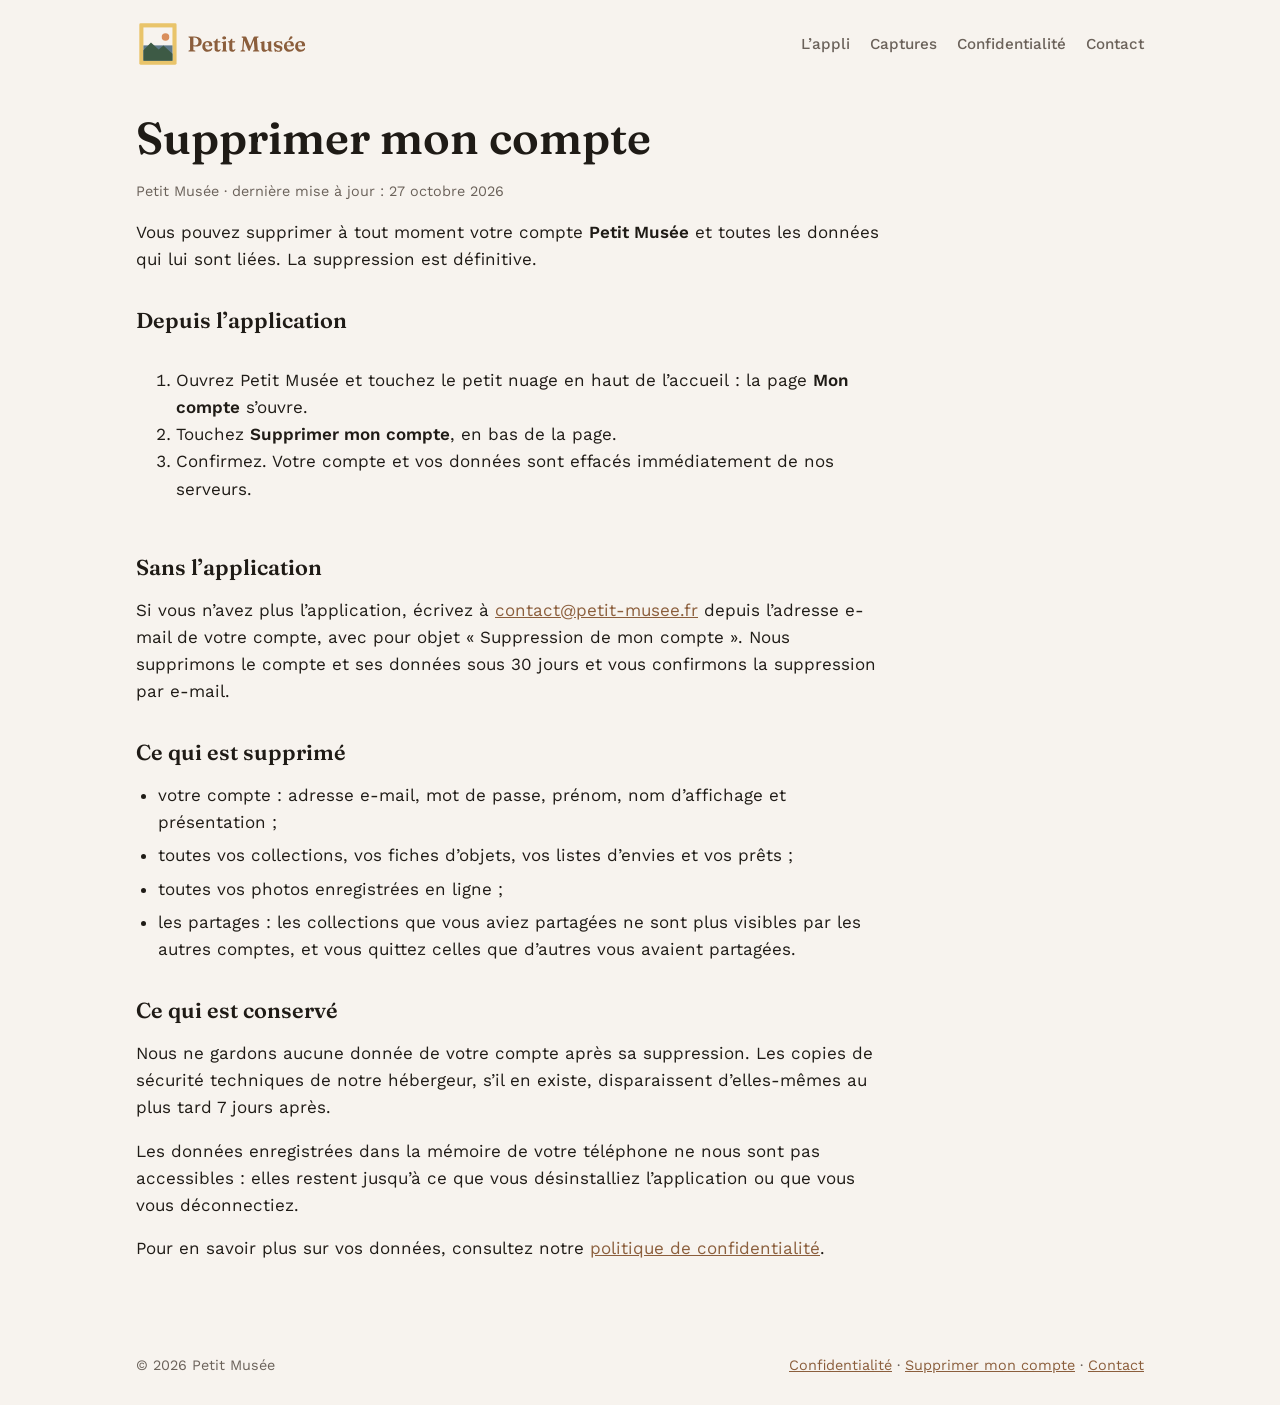
<file: suppression-compte.html>
<!doctype html>
<html lang="fr">
<head>
<meta charset="utf-8">
<meta name="viewport" content="width=device-width, initial-scale=1, viewport-fit=cover">
<title>Supprimer mon compte · Petit Musée</title>
<meta name="description" content="Comment supprimer votre compte Petit Musée et toutes les données associées.">
<link rel="icon" href="favicon.ico" sizes="48x48">
<link rel="icon" type="image/png" sizes="192x192" href="images/favicon-192.png">
<link rel="apple-touch-icon" href="images/apple-touch-icon-180.png">
<meta name="theme-color" content="#8B5E3C">
<meta property="og:type" content="website">
<meta property="og:locale" content="fr_FR">
<meta property="og:url" content="https://petit-musee.fr/suppression-compte.html">
<meta property="og:title" content="Petit Musée">
<meta property="og:description" content="Votre collection mérite son petit musée. Tableaux, livres, vinyles, figurines… photographiez, rangez et retrouvez chaque pièce.">
<meta property="og:image" content="https://petit-musee.fr/images/partage-site-1200x630.png">
<meta name="twitter:card" content="summary_large_image">
<link rel="stylesheet" href="style.css">
</head>
<body>

<header>
  <div class="wrap">
    <a class="brand" href="./">
      <svg xmlns="http://www.w3.org/2000/svg" class="logo" role="img" aria-label="Petit Musée" viewBox="0 0 837 232">

<rect x="16.00" y="16.00" width="180.10" height="200.00" rx="6.53" fill="#E9C46A"/>
<rect x="35.90" y="35.90" width="140.29" height="160.52" fill="#F7F3EE"/>
<rect x="35.90" y="122.69" width="140.29" height="73.74" fill="#5E7A8C"/>
<polygon points="35.90,146.18 72.44,109.31 109.31,142.92 132.80,122.69 176.20,162.82 176.20,196.42 35.90,196.42" fill="#3D5A45"/>
<circle cx="142.59" cy="82.56" r="18.27" fill="#D98E5B"/>
<path d="M317.67 106.12Q317.67 112.88 314.21 117.82Q310.75 122.76 304.43 125.46Q298.12 128.16 289.54 128.16Q283.82 128.16 279.08 126.97Q274.35 125.77 270.82 123.59L271.54 118.96Q273.42 120.26 275.60 121.12Q277.78 121.98 280.23 122.42Q282.67 122.86 285.32 122.86Q290.11 122.86 293.85 120.88Q297.60 118.91 299.73 115.06Q301.86 111.21 301.86 105.70Q301.86 99.30 299.34 94.62Q296.82 89.94 292.24 87.34Q287.66 84.74 281.48 84.74H277.37V143.71Q277.37 144.86 277.99 145.66Q278.62 146.47 279.97 146.68L284.49 147.30Q285.79 147.56 286.36 148.18Q286.94 148.81 286.94 150.00Q286.94 151.1 286.18 151.75Q285.43 152.4 283.82 152.4H256.67Q255.06 152.4 254.28 151.75Q253.50 151.1 253.50 150.00Q253.50 148.03 255.68 147.35L258.70 146.68Q259.95 146.31 260.60 145.58Q261.25 144.86 261.25 143.71V88.28Q261.25 87.14 260.60 86.41Q259.95 85.68 258.70 85.32L255.68 84.64Q253.50 83.96 253.50 81.99Q253.50 80.84 254.28 80.22Q255.06 79.60 256.67 79.60H281.89Q293.23 79.60 301.24 83.00Q309.24 86.41 313.46 92.41Q317.67 98.42 317.67 106.12ZM368.68 121.66Q368.68 124.42 367.12 125.90Q365.56 127.38 362.54 127.38H330.10V123.43H351.36Q354.02 123.43 354.02 121.04Q354.02 114.18 351.52 110.61Q349.02 107.05 344.81 107.05Q341.59 107.05 339.09 109.03Q336.60 111.00 335.19 114.67Q333.79 118.34 333.79 123.54Q333.79 133.57 338.49 138.62Q343.20 143.66 351.05 143.66Q355.63 143.66 359.09 141.84Q362.54 140.02 364.47 136.64Q365.40 135.60 365.95 135.24Q366.50 134.87 367.07 134.87Q367.90 134.87 368.26 135.63Q368.63 136.38 368.63 137.42Q368.42 141.79 365.51 145.51Q362.60 149.22 357.66 151.46Q352.72 153.70 346.32 153.70Q338.78 153.70 332.96 150.60Q327.13 147.51 323.83 141.92Q320.53 136.33 320.53 128.84Q320.53 120.99 323.67 114.90Q326.82 108.82 332.70 105.39Q338.57 101.96 346.74 101.96Q353.70 101.96 358.62 104.48Q363.53 107.00 366.11 111.45Q368.68 115.89 368.68 121.66ZM377.62 108.25 375.23 107.52Q373.98 107.10 373.46 106.56Q372.94 106.01 372.94 105.28Q372.94 104.24 373.65 103.70Q374.35 103.15 375.54 103.15H378.72Q379.96 103.15 380.80 102.68Q381.63 102.22 382.51 101.02L388.18 93.06Q389.27 91.71 390.26 91.09Q391.25 90.46 392.24 90.46Q393.33 90.46 393.95 91.14Q394.58 91.82 394.58 93.12V137.58Q394.58 141.22 396.01 143.14Q397.44 145.06 399.98 145.06Q401.91 145.06 402.97 144.31Q404.04 143.56 404.66 142.57Q405.29 141.58 405.89 140.82Q406.48 140.07 407.42 140.02Q408.20 140.02 408.64 140.54Q409.08 141.06 409.08 142.26Q409.03 145.22 407.13 147.77Q405.24 150.32 401.86 151.90Q398.48 153.49 394.16 153.49Q387.50 153.49 383.73 150.13Q379.96 146.78 379.96 140.02V111.32Q379.96 109.96 379.42 109.31Q378.87 108.66 377.62 108.25ZM388.80 108.30V103.15H406.02Q407.21 103.15 407.91 103.65Q408.62 104.14 408.62 105.08Q408.62 106.43 407.26 107.36Q405.91 108.30 402.90 108.30ZM434.82 105.49V144.08Q434.82 145.69 435.27 146.44Q435.71 147.20 436.64 147.51L438.62 148.03Q439.61 148.34 440.08 148.89Q440.54 149.43 440.54 150.26Q440.54 151.25 439.87 151.82Q439.19 152.4 437.68 152.4H417.20Q415.74 152.4 415.06 151.82Q414.39 151.25 414.39 150.26Q414.39 149.48 414.86 148.94Q415.32 148.39 416.31 148.03L418.34 147.51Q419.28 147.14 419.72 146.42Q420.16 145.69 420.16 144.08V114.28Q420.16 112.93 419.77 112.36Q419.38 111.78 418.50 111.63L415.74 111.42Q414.80 111.21 414.39 110.74Q413.97 110.28 413.97 109.55Q413.97 108.66 414.47 108.14Q414.96 107.62 416.36 107.10L426.04 103.57Q428.06 102.84 429.29 102.53Q430.51 102.22 431.34 102.22Q433.11 102.22 433.97 103.13Q434.82 104.04 434.82 105.49ZM426.35 94.26Q422.19 94.26 419.67 92.10Q417.14 89.94 417.14 86.46Q417.14 82.98 419.67 80.87Q422.19 78.76 426.35 78.76Q430.56 78.76 433.08 80.87Q435.60 82.98 435.60 86.46Q435.60 89.94 433.08 92.10Q430.56 94.26 426.35 94.26ZM448.55 108.25 446.16 107.52Q444.91 107.10 444.39 106.56Q443.87 106.01 443.87 105.28Q443.87 104.24 444.57 103.70Q445.28 103.15 446.47 103.15H449.64Q450.89 103.15 451.72 102.68Q452.56 102.22 453.44 101.02L459.11 93.06Q460.20 91.71 461.19 91.09Q462.18 90.46 463.16 90.46Q464.26 90.46 464.88 91.14Q465.50 91.82 465.50 93.12V137.58Q465.50 141.22 466.93 143.14Q468.36 145.06 470.91 145.06Q472.84 145.06 473.90 144.31Q474.97 143.56 475.59 142.57Q476.22 141.58 476.81 140.82Q477.41 140.07 478.35 140.02Q479.13 140.02 479.57 140.54Q480.01 141.06 480.01 142.26Q479.96 145.22 478.06 147.77Q476.16 150.32 472.78 151.90Q469.40 153.49 465.09 153.49Q458.43 153.49 454.66 150.13Q450.89 146.78 450.89 140.02V111.32Q450.89 109.96 450.35 109.31Q449.80 108.66 448.55 108.25ZM459.73 108.30V103.15H476.94Q478.14 103.15 478.84 103.65Q479.54 104.14 479.54 105.08Q479.54 106.43 478.19 107.36Q476.84 108.30 473.82 108.30ZM553.80 132.64 548.50 134.35 568.05 84.33Q569.04 81.68 570.41 80.64Q571.79 79.60 574.18 79.60H589.21Q590.82 79.60 591.63 80.22Q592.44 80.84 592.44 81.99Q592.44 82.98 591.89 83.63Q591.34 84.28 590.20 84.64L587.55 85.37Q585.78 85.84 585.16 86.77Q584.53 87.71 584.64 89.79L588.59 142.98Q588.69 144.75 589.34 145.48Q589.99 146.21 591.55 146.68L594.15 147.35Q595.24 147.72 595.74 148.34Q596.23 148.96 596.23 149.90Q596.23 150.94 595.45 151.67Q594.67 152.4 593.06 152.4H568.00Q566.38 152.4 565.58 151.75Q564.77 151.1 564.77 150.00Q564.77 149.07 565.27 148.42Q565.76 147.77 567.01 147.35L569.66 146.68Q571.48 146.16 572.13 145.38Q572.78 144.6 572.68 142.98L568.36 88.33L573.20 88.02L550.99 145.27Q550.06 147.77 549.07 148.52Q548.08 149.28 546.73 149.28Q545.74 149.28 544.91 148.99Q544.08 148.70 543.37 147.82Q542.67 146.94 541.89 145.06L519.38 89.53L524.00 87.86L519.48 141.42Q519.32 143.66 520.44 144.80Q521.56 145.95 523.54 146.78L526.08 147.66Q526.92 148.03 527.38 148.52Q527.85 149.02 527.85 149.90Q527.85 151.04 527.07 151.72Q526.29 152.4 524.68 152.4H508.14Q506.53 152.4 505.75 151.75Q504.97 151.1 504.97 150.00Q504.97 148.91 505.65 148.31Q506.32 147.72 507.42 147.30L509.50 146.57Q511.26 146.00 512.33 144.80Q513.40 143.61 513.55 141.37L517.87 90.72Q518.08 88.28 517.37 87.06Q516.67 85.84 514.90 85.37L512.36 84.69Q511.16 84.33 510.59 83.70Q510.02 83.08 510.02 82.04Q510.02 79.60 513.29 79.60H528.11Q530.35 79.60 531.73 80.51Q533.10 81.42 534.14 84.12ZM639.50 144.91V142.36L639.03 142.15V114.28Q639.03 112.98 638.64 112.38Q638.25 111.78 637.36 111.63L634.61 111.42Q633.67 111.21 633.26 110.74Q632.84 110.28 632.84 109.55Q632.84 108.72 633.33 108.17Q633.83 107.62 635.23 107.16L644.90 103.62Q646.88 102.89 648.10 102.55Q649.32 102.22 650.36 102.22Q651.98 102.22 652.83 103.13Q653.69 104.04 653.69 105.54V144.08Q653.69 145.69 654.13 146.44Q654.58 147.20 655.51 147.51L657.49 148.03Q658.48 148.34 658.94 148.89Q659.41 149.43 659.41 150.26Q659.41 151.25 658.74 151.82Q658.06 152.4 656.55 152.4H646.10Q643.29 152.4 641.39 150.29Q639.50 148.18 639.50 144.91ZM606.27 137.94V114.28Q606.27 112.98 605.85 112.38Q605.44 111.78 604.55 111.63L601.80 111.42Q600.86 111.21 600.44 110.74Q600.03 110.28 600.03 109.55Q600.03 108.72 600.55 108.17Q601.07 107.62 602.42 107.16L612.14 103.62Q614.17 102.84 615.37 102.53Q616.56 102.22 617.45 102.22Q619.16 102.22 620.02 103.13Q620.88 104.04 620.88 105.54V135.81Q620.88 140.38 623.06 142.65Q625.25 144.91 628.99 144.91Q631.28 144.91 633.88 143.79Q636.48 142.67 639.24 140.33L641.32 138.51L643.71 140.96L641.68 142.78Q635.13 148.81 630.24 151.25Q625.35 153.70 621.04 153.70Q614.38 153.70 610.32 149.41Q606.27 145.12 606.27 137.94ZM688.27 148.96Q691.86 148.96 693.81 147.17Q695.76 145.38 695.76 142.67Q695.76 140.96 695.01 139.55Q694.25 138.15 692.09 137.00Q689.94 135.86 685.83 134.87Q677.82 133.26 673.43 130.76Q669.03 128.27 667.34 124.97Q665.65 121.66 665.65 117.71Q665.65 110.48 670.77 106.22Q675.90 101.96 685.57 101.96Q689.05 101.96 691.26 102.53Q693.47 103.10 694.88 103.70Q696.28 104.30 697.37 104.30Q698.52 104.30 699.11 103.70Q699.71 103.10 700.31 102.53Q700.91 101.96 702.00 101.96Q702.78 101.96 703.40 102.45Q704.03 102.94 704.44 104.35L707.88 114.80Q708.50 116.62 708.27 117.76Q708.03 118.91 706.84 119.38Q705.64 119.84 704.78 119.40Q703.92 118.96 703.09 117.76Q700.80 113.66 698.13 111.24Q695.45 108.82 692.51 107.75Q689.57 106.69 686.40 106.69Q681.98 106.69 679.74 108.48Q677.51 110.28 677.51 113.34Q677.51 115.16 678.44 116.62Q679.38 118.08 681.95 119.30Q684.53 120.52 689.31 121.66Q696.12 123.12 700.08 125.43Q704.03 127.75 705.77 131.00Q707.51 134.25 707.51 138.62Q707.51 143.09 705.20 146.49Q702.88 149.90 698.75 151.80Q694.62 153.70 689.21 153.70Q685.78 153.70 683.72 153.02Q681.67 152.34 680.34 151.69Q679.02 151.04 677.77 151.04Q676.62 151.04 675.87 151.69Q675.12 152.34 674.44 153.02Q673.76 153.70 672.78 153.70Q672.00 153.70 671.45 153.12Q670.90 152.55 670.64 151.20L668.62 141.27Q668.25 139.19 668.49 138.17Q668.72 137.16 669.81 136.74Q670.96 136.28 671.84 136.82Q672.72 137.37 673.61 138.82Q676.83 144.28 680.60 146.62Q684.37 148.96 688.27 148.96ZM763.10 121.66Q763.10 124.42 761.54 125.90Q759.98 127.38 756.96 127.38H724.52V123.43H745.78Q748.44 123.43 748.44 121.04Q748.44 114.18 745.94 110.61Q743.44 107.05 739.23 107.05Q736.01 107.05 733.51 109.03Q731.02 111.00 729.61 114.67Q728.21 118.34 728.21 123.54Q728.21 133.57 732.91 138.62Q737.62 143.66 745.47 143.66Q750.05 143.66 753.51 141.84Q756.96 140.02 758.89 136.64Q759.82 135.60 760.37 135.24Q760.92 134.87 761.49 134.87Q762.32 134.87 762.68 135.63Q763.05 136.38 763.05 137.42Q762.84 141.79 759.93 145.51Q757.02 149.22 752.08 151.46Q747.14 153.70 740.74 153.70Q733.20 153.70 727.38 150.60Q721.55 147.51 718.25 141.92Q714.95 136.33 714.95 128.84Q714.95 120.99 718.09 114.90Q721.24 108.82 727.12 105.39Q732.99 101.96 741.16 101.96Q748.12 101.96 753.04 104.48Q757.95 107.00 760.53 111.45Q763.10 115.89 763.10 121.66ZM742.72 84.95Q744.28 81.57 746.20 79.67Q748.12 77.78 751.09 78.14Q753.69 78.45 754.99 80.30Q756.29 82.14 756.03 84.22Q755.72 86.51 754.18 88.18Q752.65 89.84 749.89 91.40L740.69 97.85Q739.91 98.21 739.10 98.21Q738.30 98.21 737.72 97.74Q737.15 97.17 737.28 96.47Q737.41 95.77 737.83 95.09ZM817.28 121.66Q817.28 124.42 815.72 125.90Q814.16 127.38 811.15 127.38H778.70V123.43H799.97Q802.62 123.43 802.62 121.04Q802.62 114.18 800.12 110.61Q797.63 107.05 793.42 107.05Q790.19 107.05 787.70 109.03Q785.20 111.00 783.80 114.67Q782.39 118.34 782.39 123.54Q782.39 133.57 787.10 138.62Q791.80 143.66 799.66 143.66Q804.23 143.66 807.69 141.84Q811.15 140.02 813.07 136.64Q814.01 135.60 814.55 135.24Q815.10 134.87 815.67 134.87Q816.50 134.87 816.87 135.63Q817.23 136.38 817.23 137.42Q817.02 141.79 814.11 145.51Q811.20 149.22 806.26 151.46Q801.32 153.70 794.92 153.70Q787.38 153.70 781.56 150.60Q775.74 147.51 772.43 141.92Q769.13 136.33 769.13 128.84Q769.13 120.99 772.28 114.90Q775.42 108.82 781.30 105.39Q787.18 101.96 795.34 101.96Q802.31 101.96 807.22 104.48Q812.14 107.00 814.71 111.45Q817.28 115.89 817.28 121.66Z" fill="currentColor"/>
</svg>
    </a>
    <nav aria-label="Sections">
      <a href="./#appli">L’appli</a>
      <a href="./#captures">Captures</a>
      <a href="confidentialite.html">Confidentialité</a>
      <a href="./#contact">Contact</a>
    </nav>
  </div>
</header>

<main class="legal">
  <div class="wrap">
    <article>
      <h1>Supprimer mon compte</h1>
      <p class="small">Petit Musée · dernière mise à jour&nbsp;: 27 octobre 2026</p>

      <p>Vous pouvez supprimer à tout moment votre compte <strong>Petit Musée</strong> et toutes les données qui lui sont liées. La suppression est définitive.</p>

      <h2>Depuis l’application</h2>
      <ol>
        <li>Ouvrez Petit Musée et touchez le petit nuage en haut de l’accueil&nbsp;: la page <strong>Mon compte</strong> s’ouvre.</li>
        <li>Touchez <strong>Supprimer mon compte</strong>, en bas de la page.</li>
        <li>Confirmez. Votre compte et vos données sont effacés immédiatement de nos serveurs.</li>
      </ol>

      <h2>Sans l’application</h2>
      <p>Si vous n’avez plus l’application, écrivez à <a href="mailto:contact@petit-musee.fr?subject=Suppression%20de%20mon%20compte%20Petit%20Mus%C3%A9e">contact@petit-musee.fr</a> depuis l’adresse e-mail de votre compte, avec pour objet «&nbsp;Suppression de mon compte&nbsp;». Nous supprimons le compte et ses données sous 30 jours et vous confirmons la suppression par e-mail.</p>

      <h2>Ce qui est supprimé</h2>
      <ul>
        <li>votre compte&nbsp;: adresse e-mail, mot de passe, prénom, nom d’affichage et présentation&nbsp;;</li>
        <li>toutes vos collections, vos fiches d’objets, vos listes d’envies et vos prêts&nbsp;;</li>
        <li>toutes vos photos enregistrées en ligne&nbsp;;</li>
        <li>les partages&nbsp;: les collections que vous aviez partagées ne sont plus visibles par les autres comptes, et vous quittez celles que d’autres vous avaient partagées.</li>
      </ul>

      <h2>Ce qui est conservé</h2>
      <p>Nous ne gardons aucune donnée de votre compte après sa suppression. Les copies de sécurité techniques de notre hébergeur, s’il en existe, disparaissent d’elles-mêmes au plus tard 7 jours après.</p>
      <p>Les données enregistrées dans la mémoire de votre téléphone ne nous sont pas accessibles&nbsp;: elles restent jusqu’à ce que vous désinstalliez l’application ou que vous vous déconnectiez.</p>

      <p>Pour en savoir plus sur vos données, consultez notre <a href="confidentialite.html">politique de confidentialité</a>.</p>
    </article>
  </div>
</main>

<footer>
  <div class="wrap">
    <span>© 2026 Petit Musée</span>
    <span><a href="confidentialite.html">Confidentialité</a> · <a href="suppression-compte.html">Supprimer mon compte</a> · <a href="./#contact">Contact</a></span>
  </div>
</footer>
</body>
</html>
</file>
<file: style.css>
@font-face{font-family:'Fraunces';src:url(fonts/fraunces-500.woff2) format('woff2');font-weight:500;font-style:normal;font-display:swap}
@font-face{font-family:'Fraunces';src:url(fonts/fraunces-600.woff2) format('woff2');font-weight:600;font-style:normal;font-display:swap}
@font-face{font-family:'Fraunces';src:url(fonts/fraunces-500-italic.woff2) format('woff2');font-weight:500;font-style:italic;font-display:swap}
@font-face{font-family:'Work Sans';src:url(fonts/worksans-400.woff2) format('woff2');font-weight:400;font-style:normal;font-display:swap}
@font-face{font-family:'Work Sans';src:url(fonts/worksans-500.woff2) format('woff2');font-weight:500;font-style:normal;font-display:swap}
@font-face{font-family:'Work Sans';src:url(fonts/worksans-600.woff2) format('woff2');font-weight:600;font-style:normal;font-display:swap}
/* Mise en page : une seule colonne qui défile, Pépite parle en bulles d'une section à l'autre */
:root{
  --bg:#F7F3EE; --paper:#FFFDF9; --ink:#1F1B16; --muted:#6B625A; --line:#E6DCCF;
  --brown:#8B5E3C; --gold:#E9C46A; --green:#3D5A45; --blue:#5E7A8C; --on-brown:#F7F3EE;
  --display:'Fraunces', Georgia, 'Times New Roman', serif;
  --body:'Work Sans', system-ui, -apple-system, 'Segoe UI', sans-serif;
}
@media (prefers-color-scheme: dark){ :root:not([data-theme="light"]){
  --bg:#1C1713; --paper:#26201A; --ink:#F3EBE0; --muted:#B5A897; --line:#3A3129;
  --brown:#C08A5E; --gold:#E9C46A; --green:#8FB096; --blue:#93AFC0; --on-brown:#1C1713; color-scheme:dark } }
:root[data-theme="dark"]{
  --bg:#1C1713; --paper:#26201A; --ink:#F3EBE0; --muted:#B5A897; --line:#3A3129;
  --brown:#C08A5E; --gold:#E9C46A; --green:#8FB096; --blue:#93AFC0; --on-brown:#1C1713; color-scheme:dark }
*,*::before,*::after{box-sizing:border-box}
html{scroll-behavior:smooth}
body{margin:0;background:var(--bg);color:var(--ink);font-family:var(--body);font-size:17px;line-height:1.6}
.wrap{max-width:1040px;margin:0 auto;padding-left:max(16px,env(safe-area-inset-left,0px));padding-right:max(16px,env(safe-area-inset-right,0px))}
h1,h2,h3{font-family:var(--display);font-weight:600;line-height:1.15;text-wrap:balance;margin:0}
h1{font-size:clamp(2.4rem,6vw,3.8rem)}
h2{font-size:clamp(1.7rem,4vw,2.4rem)}
h3{font-size:1.2rem}
p{margin:0}
a{color:var(--brown)}
a:focus-visible,button:focus-visible{outline:3px solid var(--gold);outline-offset:3px}
.note{display:inline-block;font-size:.78rem;letter-spacing:.06em;text-transform:uppercase;color:var(--muted);border:1px dashed var(--muted);border-radius:6px;padding:2px 8px}

/* En-tête */
header .wrap{display:flex;align-items:center;justify-content:space-between;gap:16px;padding-block:20px;flex-wrap:wrap}
.brand{display:flex;align-items:center;text-decoration:none;color:var(--brown)}
.logo{height:48px;width:auto;display:block}
nav{display:flex;gap:20px;flex-wrap:wrap}
nav a{color:var(--muted);text-decoration:none;font-weight:500;font-size:.95rem}
nav a:hover{color:var(--brown)}

/* Héros */
.hero .wrap{display:grid;grid-template-columns:1.1fr .9fr;gap:40px;align-items:center;padding-block:32px 56px}
.hero-text{display:flex;flex-direction:column;gap:20px;min-width:0}
.hero-text h1 em{font-style:italic;font-weight:500;color:var(--brown)}
.lead{font-size:1.15rem;color:var(--muted);max-width:34ch}
.store{display:inline-flex;align-items:center;gap:12px;background:var(--ink);color:var(--bg);text-decoration:none;border-radius:12px;padding:10px 20px 10px 16px;width:max-content}
.store small{display:block;font-size:.72rem;letter-spacing:.04em;opacity:.8}
.store strong{display:block;font-size:1.1rem;font-weight:600;line-height:1.2}
.small{font-size:.9rem;color:var(--muted)}
.stage{position:relative;display:flex;flex-direction:column;align-items:center;gap:8px;min-width:0}
.bubble{position:relative;background:var(--paper);border:2px solid var(--brown);border-radius:22px;padding:16px 20px;max-width:300px;font-size:1rem;box-shadow:0 6px 0 var(--line)}
.bubble b{font-family:var(--display);color:var(--brown);display:block;font-size:1.05rem}
.bubble::after{content:"";position:absolute;left:50%;bottom:-13px;width:20px;height:20px;background:var(--paper);border-right:2px solid var(--brown);border-bottom:2px solid var(--brown);transform:translateX(-50%) rotate(45deg)}
.pepite{width:220px;max-width:100%;height:auto}
.pm-bob{animation:bob 3.2s ease-in-out infinite;transform-origin:100px 200px}
.pm-blink{animation:blink 5s infinite;transform-origin:100px 102px}
@keyframes bob{50%{transform:translateY(-3px)}}
@keyframes blink{0%,94%,100%{transform:scaleY(1)}97%{transform:scaleY(.1)}}
@media (prefers-reduced-motion:reduce){.pm-bob,.pm-blink{animation:none}}

/* Sections */
section{padding-block:56px}
.band{background:var(--paper);border-block:1px solid var(--line)}
.sec-head{display:flex;flex-direction:column;gap:10px;margin-bottom:32px;max-width:60ch}
.sec-head p{color:var(--muted)}

/* Ce qu'on peut cataloguer */
.types{display:flex;flex-wrap:wrap;gap:10px}
.types span{border:1px solid var(--line);background:var(--bg);border-radius:999px;padding:6px 16px;font-weight:500}
.features{display:grid;grid-template-columns:repeat(3,minmax(0,1fr));gap:32px;margin-top:40px}
.feature{display:flex;flex-direction:column;gap:8px;min-width:0}
.feature svg{color:var(--brown)}
.feature p{color:var(--muted);font-size:.98rem}

/* Captures */
.shots{display:grid;grid-template-columns:repeat(3,minmax(0,1fr));gap:28px;justify-items:center}
.phone{width:100%;max-width:230px;aspect-ratio:9/19;background:var(--ink);border-radius:32px;padding:10px;box-shadow:0 14px 30px rgba(31,27,22,.18)}
.screen{height:100%;background:#F7F3EE;border-radius:24px;overflow:hidden;display:flex;flex-direction:column;gap:10px;padding:18px 12px;color:#1F1B16;font-size:.7rem}
.screen .t{font-family:var(--display);font-weight:600;font-size:1.05rem}
.grid2{display:grid;grid-template-columns:1fr 1fr;gap:8px}
.tile{aspect-ratio:4/5;border-radius:8px;border:4px solid #E9C46A}
.row{display:flex;justify-content:space-between;border-bottom:1px solid #E6DCCF;padding-bottom:5px}
.row span:first-child{color:#6B625A}
.big{border-radius:10px;aspect-ratio:4/3;border:6px solid #E9C46A;background:linear-gradient(160deg,#F3E3C8 0 45%,#5E7A8C 45% 70%,#3D5A45 70%)}
.bar{height:10px;border-radius:5px;background:#8B5E3C}
.shot-cap{text-align:center;font-weight:500;margin-top:12px}
.shot{display:flex;flex-direction:column;align-items:center;width:100%}

/* Confidentialité, contact */
.two{display:grid;grid-template-columns:1fr 1fr;gap:40px}
.card{background:var(--bg);border:1px solid var(--line);border-radius:16px;padding:24px;display:flex;flex-direction:column;gap:12px;min-width:0}
.card ul{margin:0;padding-left:20px;display:flex;flex-direction:column;gap:6px}
.mail{font-family:var(--display);font-size:1.25rem;color:var(--brown);user-select:all;overflow-wrap:anywhere}
footer .wrap{display:flex;justify-content:space-between;gap:16px;flex-wrap:wrap;padding-block:28px;color:var(--muted);font-size:.9rem}

@media (max-width:760px){
  .hero .wrap,.two{grid-template-columns:1fr}
  .stage{order:-1}
  .features{grid-template-columns:1fr;gap:24px}
  .shots{grid-template-columns:1fr}
  nav{display:none}
}
img{max-width:100%}


/* Page de confidentialité */
.legal{padding-block:24px 64px}
.legal article{max-width:68ch;display:flex;flex-direction:column;gap:16px}
.legal h1{font-size:clamp(2rem,5vw,2.8rem)}
.legal h2{font-size:1.35rem;margin-top:20px}
.legal ul{margin:0;padding-left:22px;display:flex;flex-direction:column;gap:6px}
</file>
